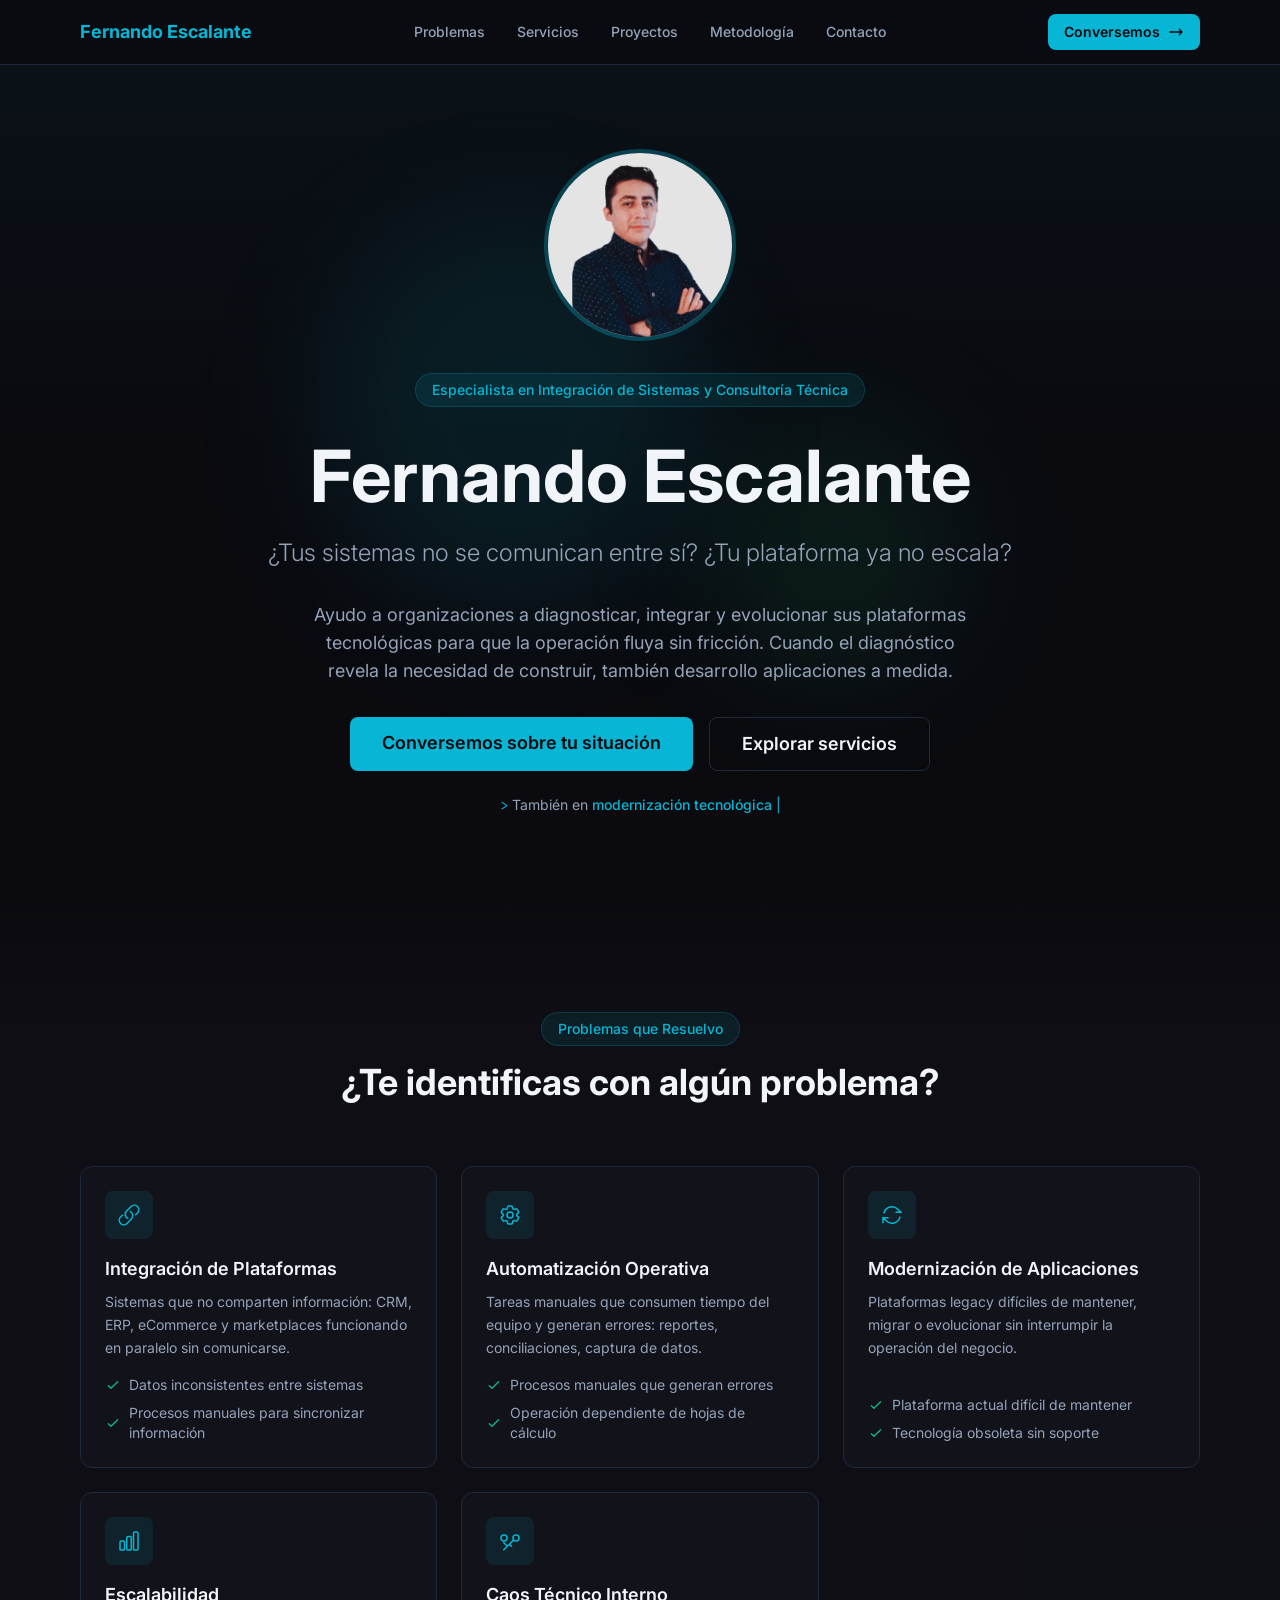
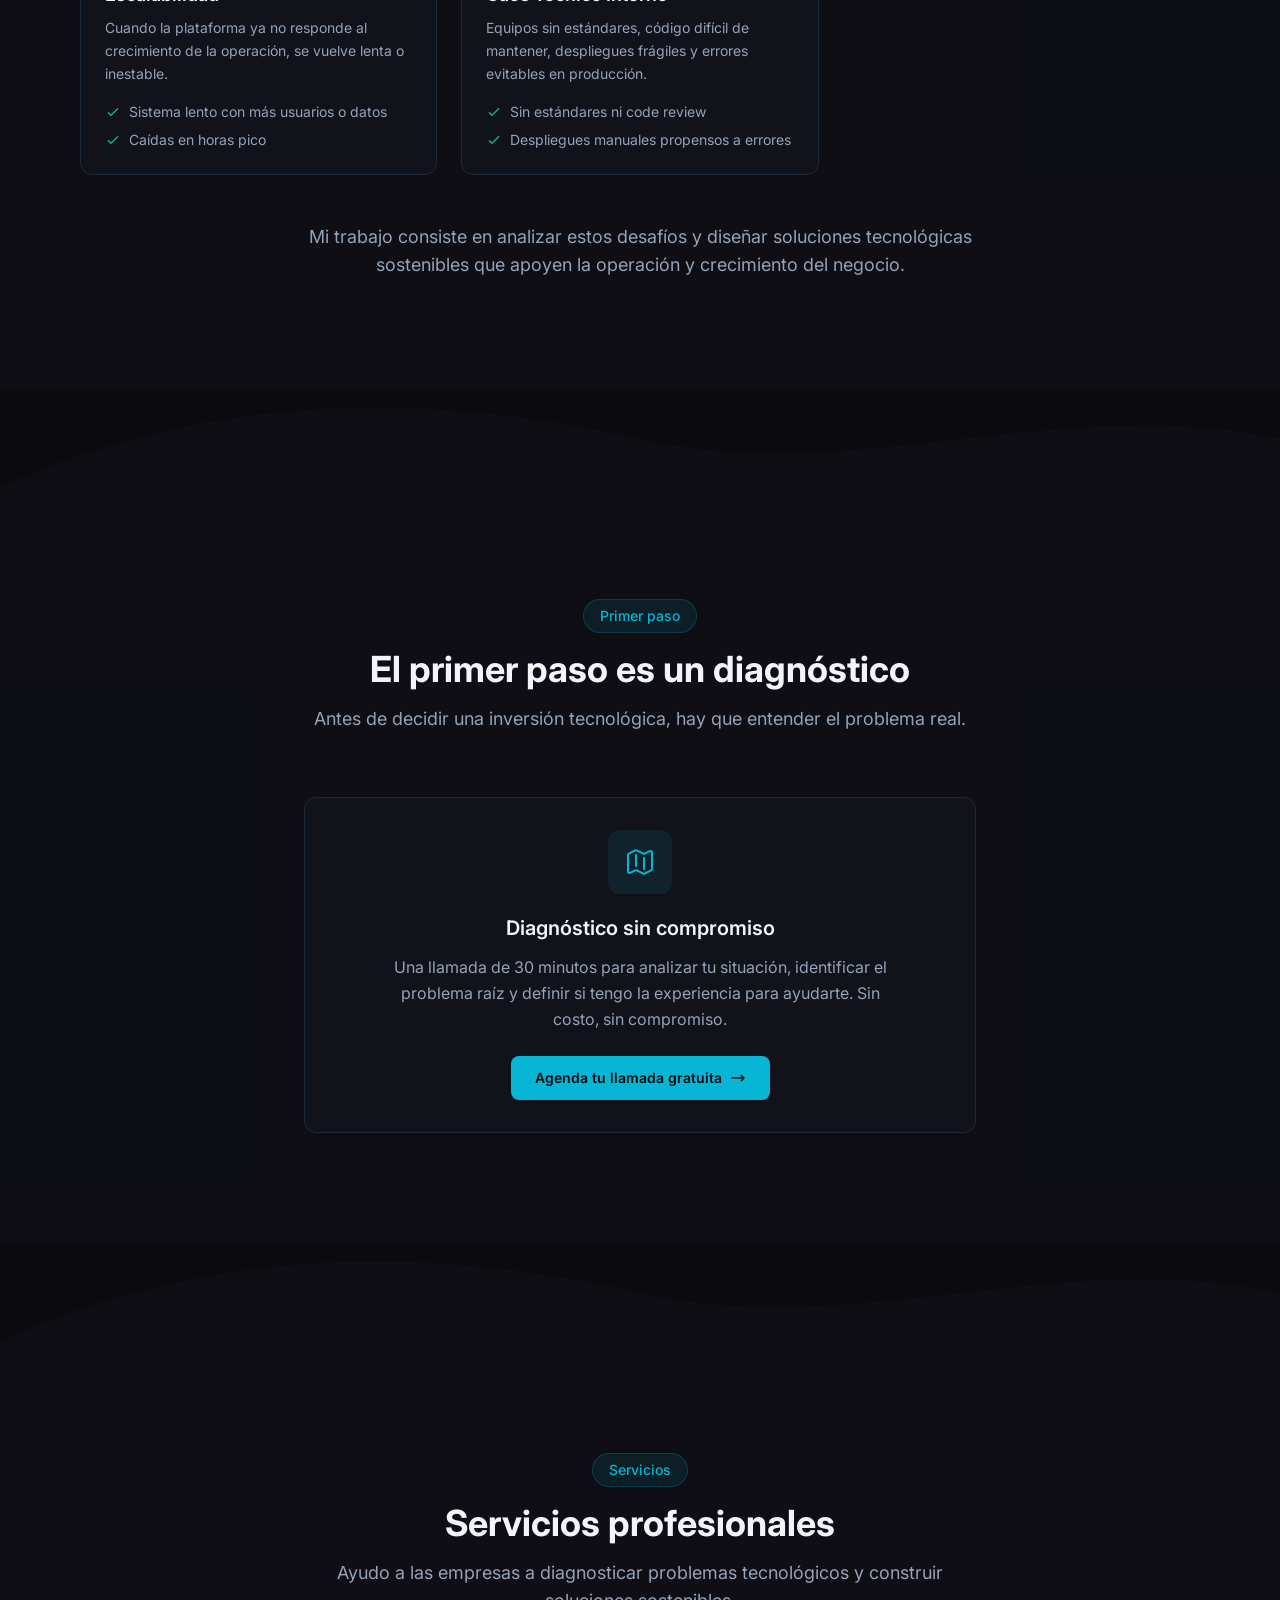
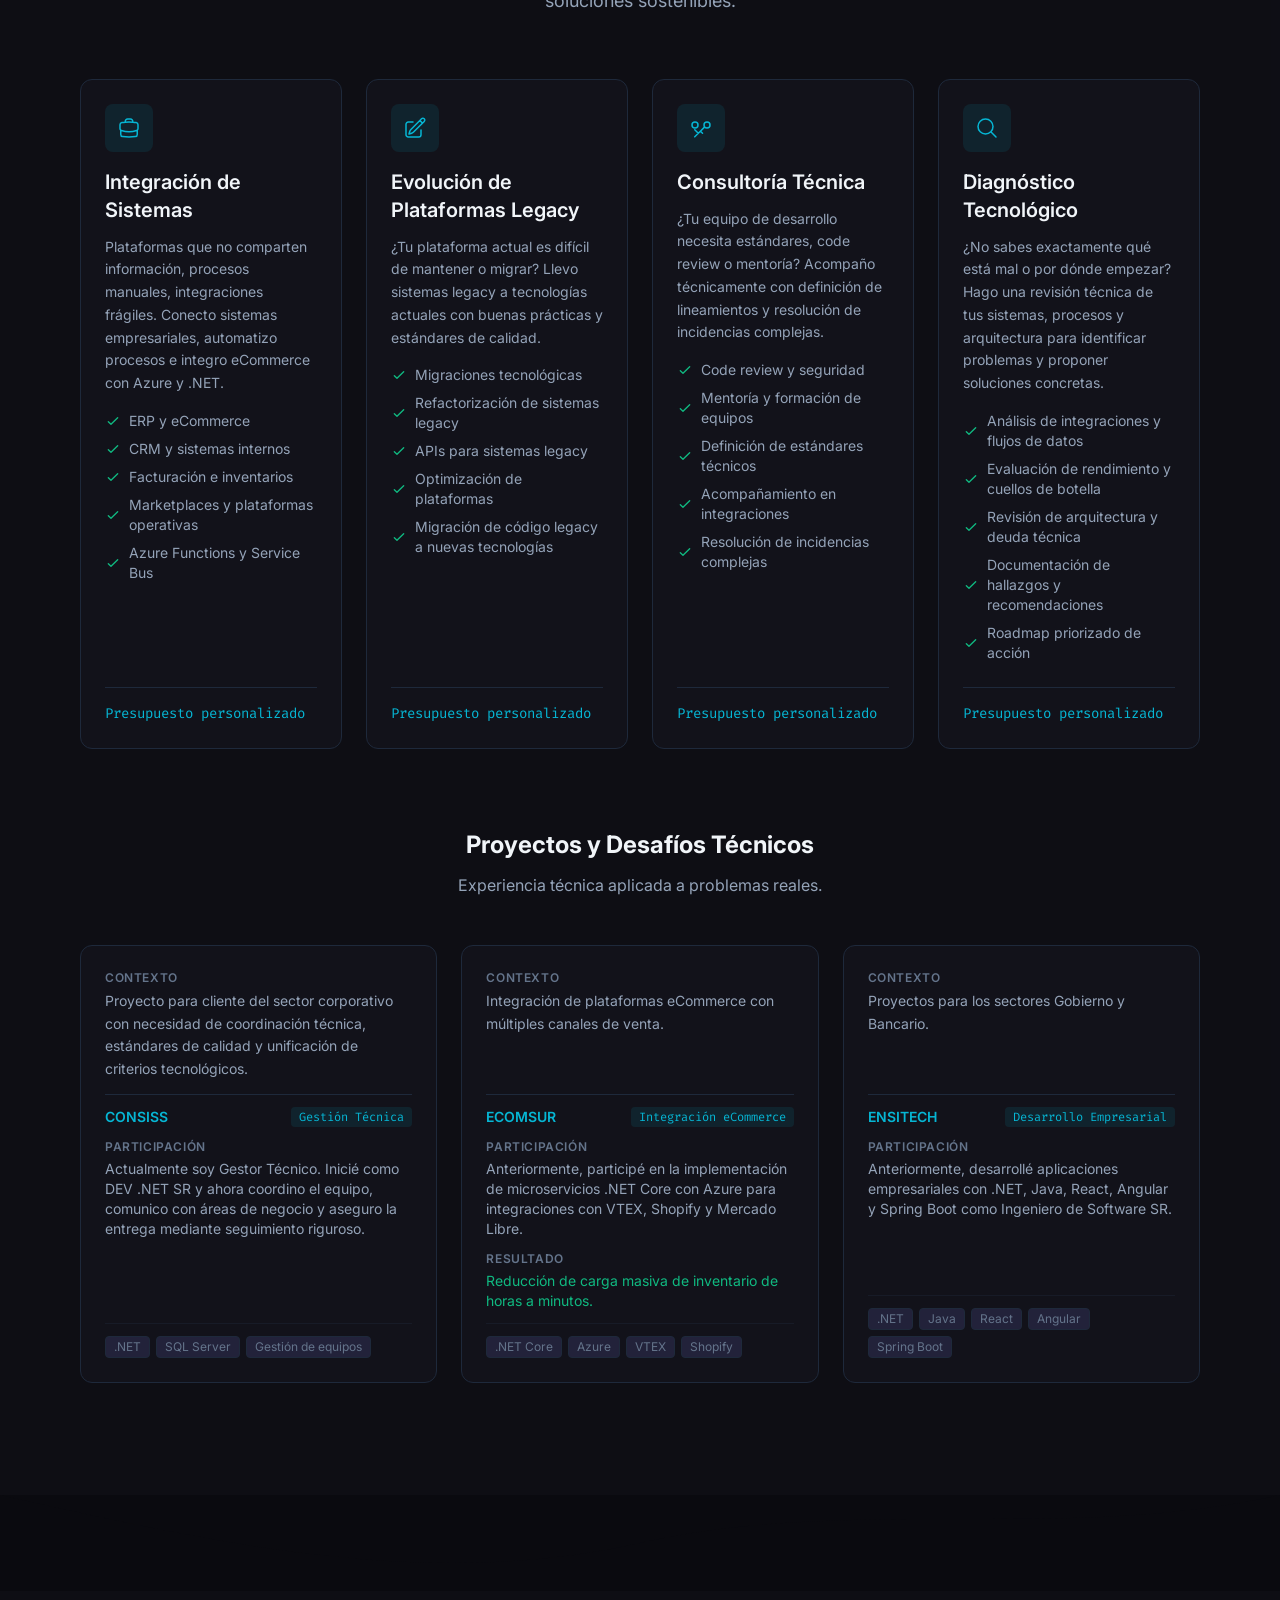
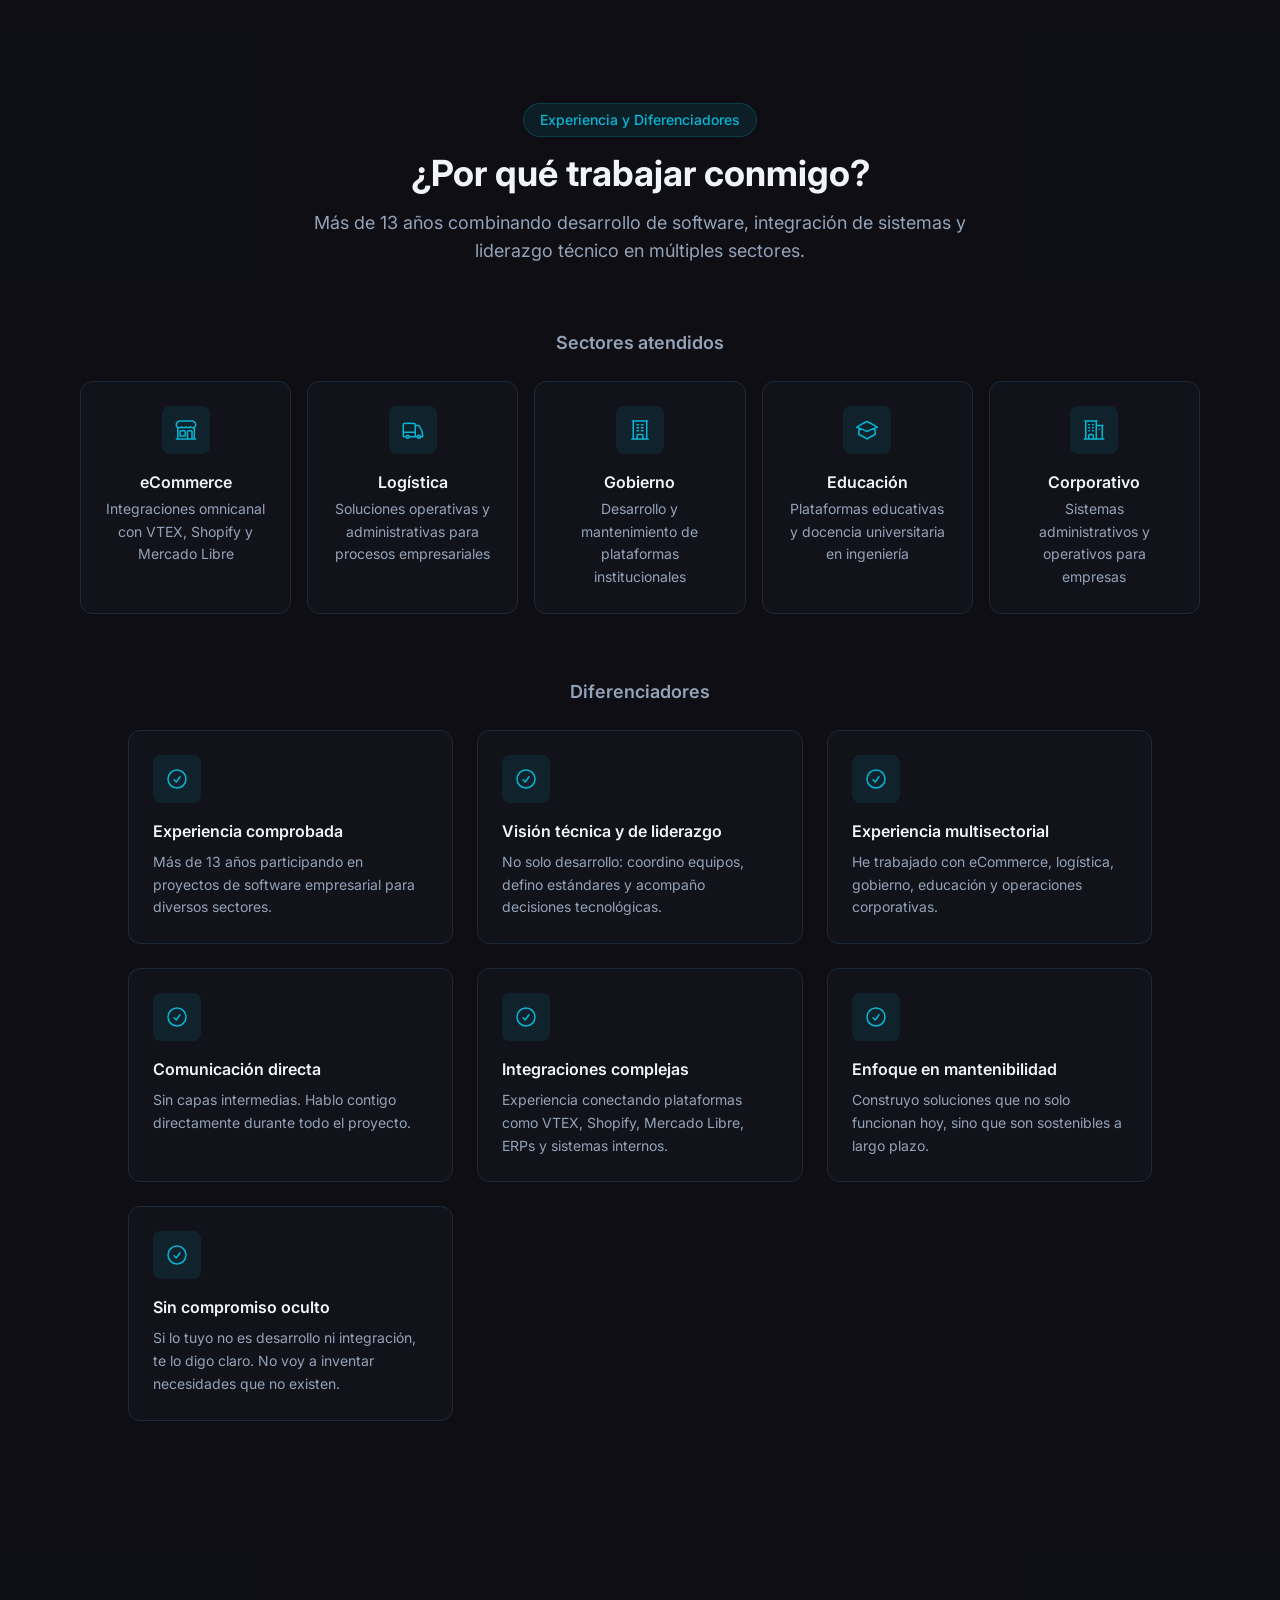
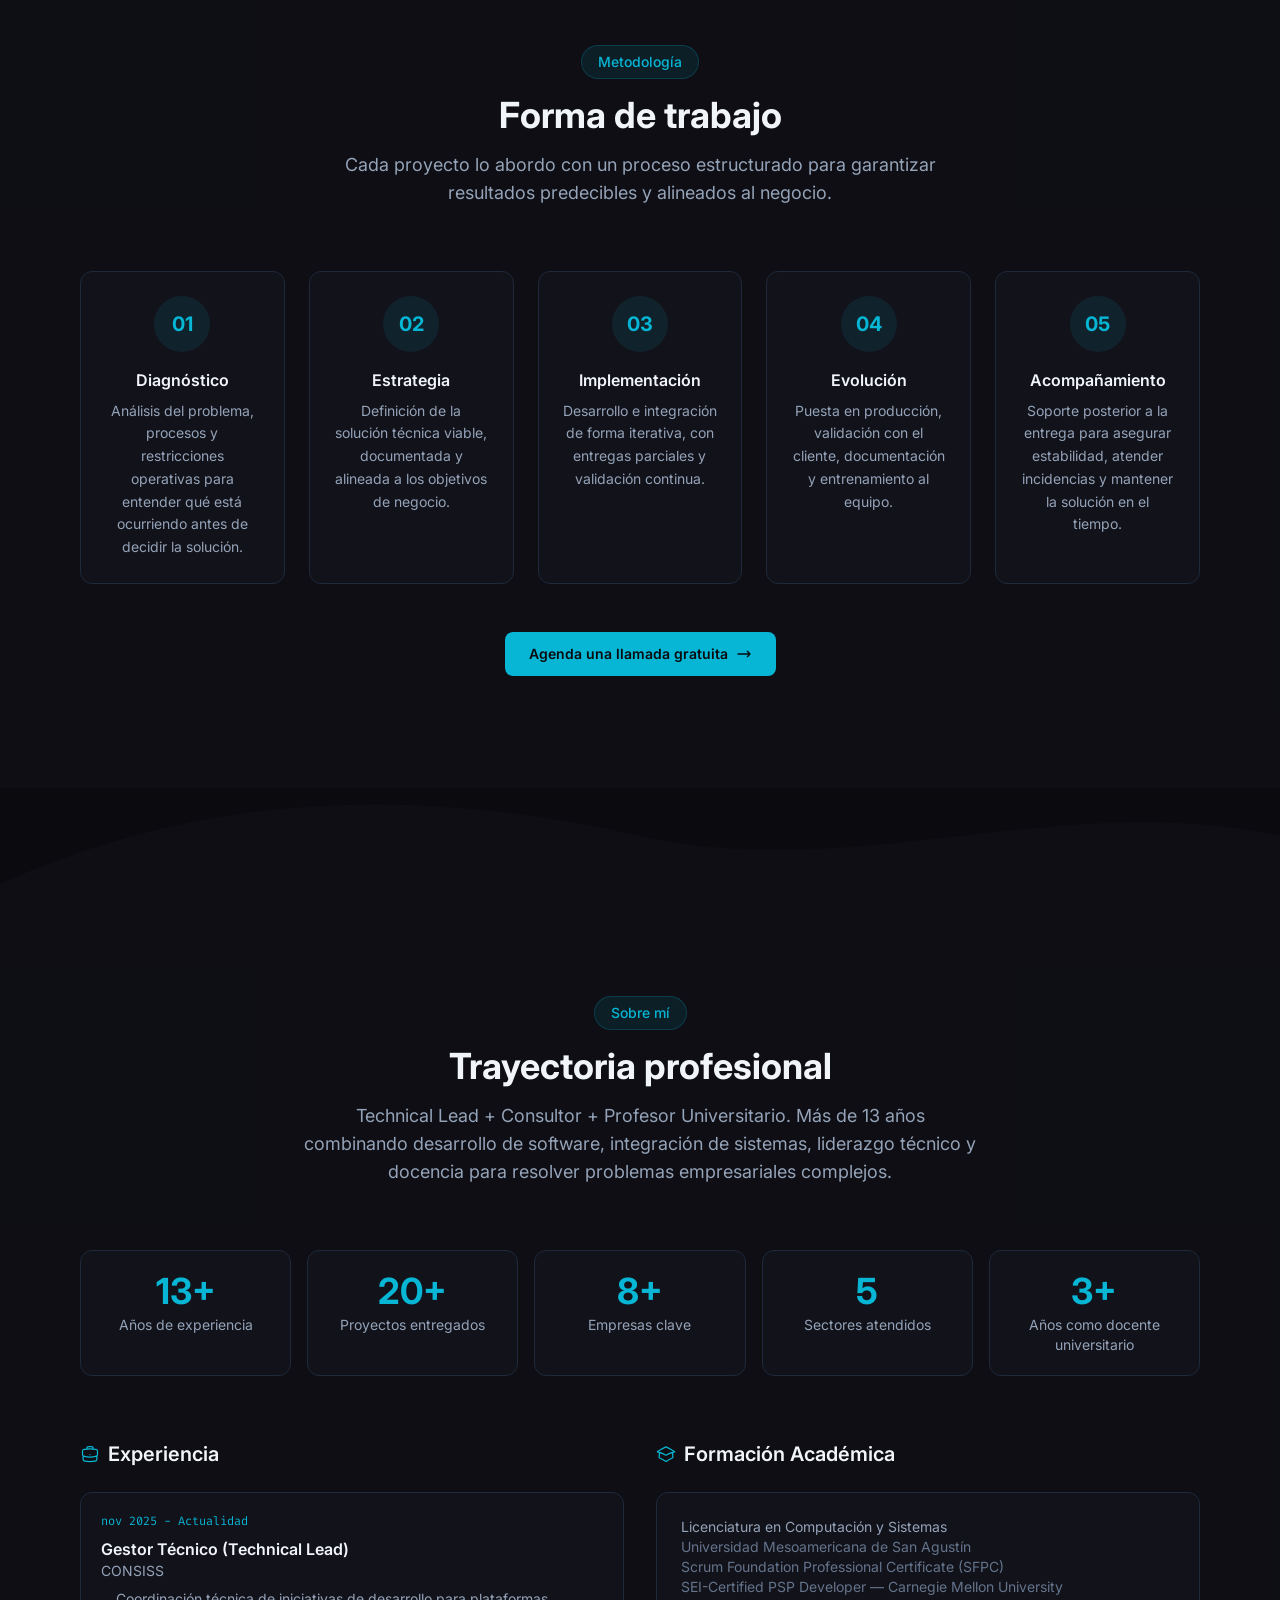
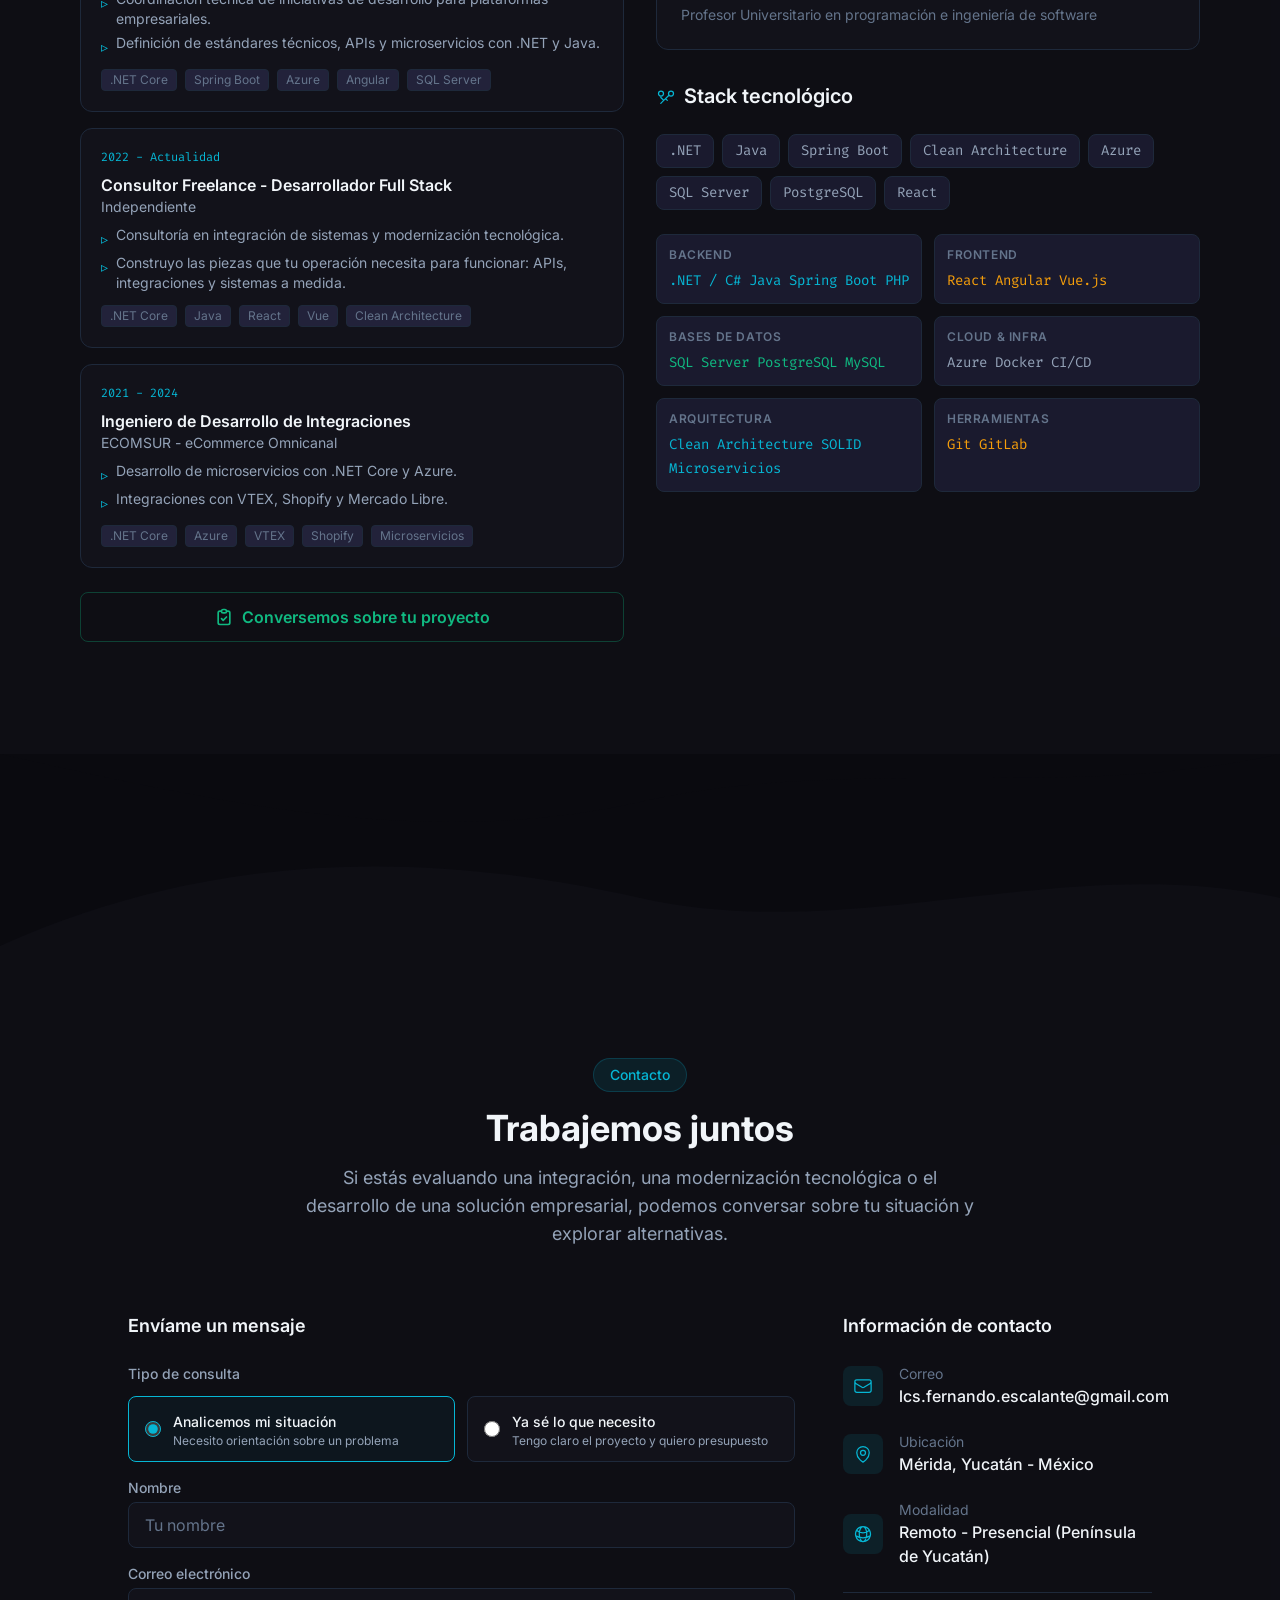
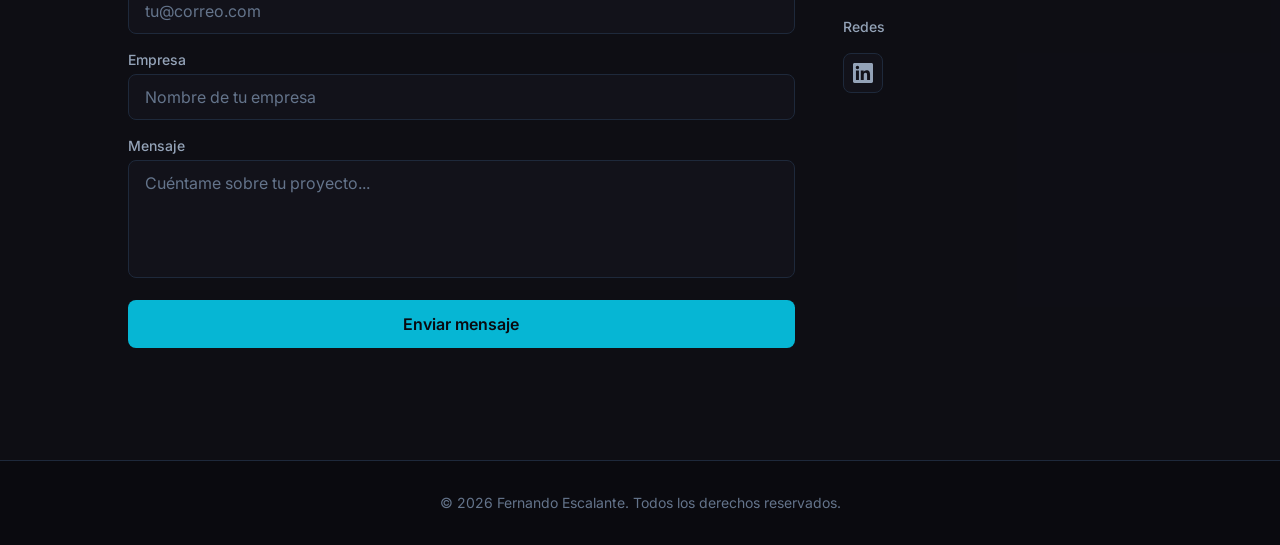
<file: index.html>
<!DOCTYPE html><html lang="es" class="scroll-smooth"> <head><meta charset="UTF-8"><meta name="viewport" content="width=device-width, initial-scale=1.0"><link rel="icon" type="image/svg+xml" href="/favicon.svg"><link rel="canonical" href="https://fecemconsultoria.com"><meta name="generator" content="Astro v6.4.6"><meta name="description" content="Consultoría tecnológica y desarrollo de software a medida. Primero diagnosticamos tu problema, luego construimos la solución. Más de 13 años de experiencia."><meta name="author" content="Fernando Escalante"><meta property="og:title" content="Fernando Escalante | Consultoría y Desarrollo de Software"><meta property="og:description" content="Consultoría tecnológica y desarrollo de software a medida. Primero diagnosticamos tu problema, luego construimos la solución. Más de 13 años de experiencia."><meta property="og:type" content="website"><meta property="og:url" content="https://fecemconsultoria.com"><meta property="og:locale" content="es_MX"><meta property="og:site_name" content="Fernando Escalante | Consultoría y Desarrollo de Software"><meta property="og:image" content="https://fecemconsultoria.com/images/og-image.png"><meta property="og:image:width" content="1200"><meta property="og:image:height" content="630"><meta property="og:image:alt" content="Fernando Escalante — Consultoría y Desarrollo de Software"><title>Fernando Escalante | Consultoría y Desarrollo de Software</title><script type="application/ld+json">
    {
      "@context": "https://schema.org",
      "@type": "Person",
      "name": "Fernando Escalante",
      "givenName": "Fernando",
      "familyName": "Escalante",
      "description": "Consultor\u00eda tecnol\u00f3gica y desarrollo de software a medida. Primero diagnosticamos tu problema, luego construimos la soluci\u00f3n. M\u00e1s de 13 a\u00f1os de experiencia.",
      "url": "https://fecemconsultoria.com",
      "image": "https://fecemconsultoria.com/images/og-image.png",
      "jobTitle": "Consultor\u00eda y Desarrollo de Software",
      "knowsAbout": [
        ".NET", "C#", "Java", "Spring Boot", "React", "Angular", "Vue.js",
        "SQL Server", "PostgreSQL", "Azure", "Clean Architecture",
        "Microservicios", "APIs REST", "Docker", "CI/CD"
      ],
      "sameAs": [
        "https://www.linkedin.com/in/fecem02"
      ],
      "alumniOf": {
        "@type": "CollegeOrUniversity",
        "name": "Universidad Mesoamericana de San Agust\u00edn"
      }
    }
    </script><link rel="stylesheet" href="/_astro/index.CIog_xD1.css"></head> <body class="bg-[#0a0a0f] text-text font-sans antialiased"> <nav class="fixed top-0 left-0 right-0 z-50 bg-[#0a0a0f]/80 backdrop-blur-md border-b border-border"> <div class="max-w-6xl mx-auto px-4 h-16 flex items-center justify-between"> <a href="#" class="font-bold text-lg text-primary hover:text-primary-dark transition-colors">
Fernando Escalante
</a> <ul class="hidden md:flex items-center gap-8 text-sm font-medium text-text-muted"> <li><a href="#problemas" class="hover:text-primary transition-colors">Problemas</a></li> <li><a href="#servicios" class="hover:text-primary transition-colors">Servicios</a></li> <li><a href="#casos-exito" class="hover:text-primary transition-colors">Proyectos</a></li> <li><a href="#metodologia" class="hover:text-primary transition-colors">Metodolog&iacute;a</a></li> <li><a href="#contacto" class="hover:text-primary transition-colors">Contacto</a></li> </ul> <a href="#contacto" class="hidden md:inline-flex items-center gap-2 px-4 py-2 bg-primary text-[#0a0a0f] font-semibold rounded-lg text-sm hover:bg-primary-dark transition-colors">
Conversemos
<svg class="w-4 h-4" fill="none" viewBox="0 0 24 24" stroke="currentColor"><path stroke-linecap="round" stroke-linejoin="round" stroke-width="2" d="M17 8l4 4m0 0l-4 4m4-4H3"></path></svg> </a> <button id="menu-toggle" class="md:hidden text-text p-2" aria-label="Menú"> <svg class="w-6 h-6" fill="none" viewBox="0 0 24 24" stroke="currentColor"><path stroke-linecap="round" stroke-linejoin="round" stroke-width="2" d="M4 6h16M4 12h16M4 18h16"></path></svg> </button> </div> <div id="mobile-menu" class="hidden md:hidden bg-surface border-t border-border"> <ul class="flex flex-col gap-2 p-4 text-sm font-medium text-text-muted"> <li><a href="#problemas" class="block py-2 hover:text-primary transition-colors">Problemas</a></li> <li><a href="#servicios" class="block py-2 hover:text-primary transition-colors">Servicios</a></li> <li><a href="#casos-exito" class="block py-2 hover:text-primary transition-colors">Proyectos</a></li> <li><a href="#metodologia" class="block py-2 hover:text-primary transition-colors">Metodolog&iacute;a</a></li> <li><a href="#contacto" class="block py-2 hover:text-primary transition-colors">Contacto</a></li> <li><a href="#contacto" class="block py-2 text-primary font-semibold">Conversemos</a></li> </ul> </div> </nav> <script type="module">document.getElementById("menu-toggle")?.addEventListener("click",()=>{document.getElementById("mobile-menu")?.classList.toggle("hidden")});document.querySelectorAll('a[href^="#"]').forEach(n=>{n.addEventListener("click",()=>{const e=document.getElementById("mobile-menu");e&&!e.classList.contains("hidden")&&e.classList.add("hidden")})});</script> <main>  <section class="min-h-screen flex items-center justify-center pt-16 relative overflow-hidden"> <div class="absolute inset-0 bg-gradient-to-b from-primary/5 via-transparent to-transparent pointer-events-none"></div> <div class="absolute top-1/4 left-1/4 w-96 h-96 bg-primary/10 rounded-full blur-3xl pointer-events-none"></div> <div class="absolute bottom-1/4 right-1/4 w-64 h-64 bg-accent/10 rounded-full blur-3xl pointer-events-none"></div> <div class="max-w-6xl mx-auto px-4 text-center relative z-10"> <div class="mb-8"> <img src="/images/foto-profile.jpg" alt="Fernando Escalante" class="w-48 h-48 rounded-full mx-auto border-4 border-primary/30 object-cover"> </div> <p class="inline-block px-4 py-1.5 rounded-full text-sm font-medium bg-primary/10 text-primary border border-primary/20 mb-6">
Especialista en Integraci&oacute;n de Sistemas y Consultor&iacute;a T&eacute;cnica
</p> <h1 class="text-4xl md:text-6xl lg:text-7xl font-bold leading-tight mb-4">
Fernando Escalante
</h1> <h2 class="text-xl md:text-2xl text-text-muted font-light mb-8 text-balance">
&iquest;Tus sistemas no se comunican entre s&iacute;? &iquest;Tu plataforma ya no escala?
</h2> <p class="max-w-2xl mx-auto text-text-muted text-lg mb-8">
Ayudo a organizaciones a diagnosticar, integrar y evolucionar sus plataformas tecnol&oacute;gicas
      para que la operaci&oacute;n fluya sin fricci&oacute;n. Cuando el diagn&oacute;stico revela la
      necesidad de construir, tambi&eacute;n desarrollo aplicaciones a medida.
</p> <div class="flex flex-col sm:flex-row gap-4 justify-center"> <a href="#contacto" class="px-8 py-3 bg-primary text-[#0a0a0f] font-semibold rounded-lg hover:bg-primary-dark transition-colors text-lg">
Conversemos sobre tu situaci&oacute;n
</a> <a href="#servicios" class="px-8 py-3 border border-border text-text font-semibold rounded-lg hover:border-primary/50 hover:text-primary transition-colors text-lg">
Explorar servicios
</a> </div> <p class="text-sm text-text-muted mt-6"> <span class="text-primary font-mono">&gt;</span> Tambi&eacute;n en
<span id="tw-refuerzo" class="text-primary font-medium"></span> <span class="animate-pulse text-primary">|</span> </p> </div> </section> <script type="module">const c=["modernización tecnológica","arquitectura de software","mentoría técnica","diagnóstico tecnológico","optimización operativa"];let o=0,t=0,e=!1;const r=document.getElementById("tw-refuerzo");function n(){if(!r)return;const i=c[o];if(e?(r.textContent=i.substring(0,t-1),t--):(r.textContent=i.substring(0,t+1),t++),!e&&t===i.length){setTimeout(()=>{e=!0,n()},2e3);return}if(e&&t===0){e=!1,o=(o+1)%c.length,setTimeout(n,500);return}setTimeout(n,e?50:100)}n();</script> <div class="relative"> <div class="absolute inset-x-0 top-0 h-32 bg-gradient-to-b from-[#0a0a0f] to-transparent pointer-events-none z-10"></div> <section id="problemas" class="py-20 md:py-28 bg-surface/50"> <div class="max-w-6xl mx-auto px-4"> <div class="text-center mb-16"> <p class="inline-block px-4 py-1.5 rounded-full text-sm font-medium bg-primary/10 text-primary border border-primary/20 mb-4">
Problemas que Resuelvo
</p> <h2 class="text-3xl md:text-4xl font-bold mb-4">¿Te identificas con alg&uacute;n problema?</h2> </div> <div class="grid md:grid-cols-2 lg:grid-cols-3 gap-6"> <div class="group bg-surface border border-border rounded-xl p-6 hover:border-primary/30 hover:bg-surface-light transition-all duration-300 flex flex-col"> <div class="w-12 h-12 rounded-lg bg-primary/10 flex items-center justify-center mb-4 group-hover:bg-primary/20 transition-colors"> <svg class="w-6 h-6 text-primary" fill="none" viewBox="0 0 24 24" stroke="currentColor" stroke-width="1.5"> <path stroke-linecap="round" stroke-linejoin="round" d="M13.19 8.688a4.5 4.5 0 011.242 7.244l-4.5 4.5a4.5 4.5 0 01-6.364-6.364l1.757-1.757m13.35-.622l1.757-1.757a4.5 4.5 0 00-6.364-6.364l-4.5 4.5a4.5 4.5 0 001.242 7.244"></path> </svg> </div> <h3 class="text-lg font-semibold mb-2">Integraci&oacute;n de Plataformas</h3> <p class="text-sm text-text-muted mb-4 leading-relaxed">Sistemas que no comparten informaci&oacute;n: CRM, ERP, eCommerce y marketplaces funcionando en paralelo sin comunicarse.</p> <ul class="space-y-2 mt-auto"> <li class="flex items-center gap-2 text-sm text-text-muted"> <svg class="w-4 h-4 text-accent shrink-0" fill="none" viewBox="0 0 24 24" stroke="currentColor" stroke-width="2"> <path stroke-linecap="round" stroke-linejoin="round" d="M5 13l4 4L19 7"></path> </svg>
Datos inconsistentes entre sistemas
</li> <li class="flex items-center gap-2 text-sm text-text-muted"> <svg class="w-4 h-4 text-accent shrink-0" fill="none" viewBox="0 0 24 24" stroke="currentColor" stroke-width="2"> <path stroke-linecap="round" stroke-linejoin="round" d="M5 13l4 4L19 7"></path> </svg>
Procesos manuales para sincronizar informaci&oacute;n
</li> </ul> </div> <div class="group bg-surface border border-border rounded-xl p-6 hover:border-primary/30 hover:bg-surface-light transition-all duration-300 flex flex-col"> <div class="w-12 h-12 rounded-lg bg-primary/10 flex items-center justify-center mb-4 group-hover:bg-primary/20 transition-colors"> <svg class="w-6 h-6 text-primary" fill="none" viewBox="0 0 24 24" stroke="currentColor" stroke-width="1.5"> <path stroke-linecap="round" stroke-linejoin="round" d="M9.594 3.94c.09-.542.56-.94 1.11-.94h2.593c.55 0 1.02.398 1.11.94l.213 1.281c.063.374.313.686.645.87.074.04.147.083.22.127.324.196.72.257 1.075.124l1.217-.456a1.125 1.125 0 011.37.49l1.296 2.247a1.125 1.125 0 01-.26 1.431l-1.003.827c-.293.24-.438.613-.431.992a6.759 6.759 0 010 .255c-.007.378.138.75.43.99l1.005.828c.424.35.534.954.26 1.43l-1.298 2.247a1.125 1.125 0 01-1.369.491l-1.217-.456c-.355-.133-.75-.072-1.076.124a6.57 6.57 0 01-.22.128c-.331.183-.581.495-.644.869l-.213 1.28c-.09.543-.56.941-1.11.941h-2.594c-.55 0-1.02-.398-1.11-.94l-.213-1.281c-.062-.374-.312-.686-.644-.87a6.52 6.52 0 01-.22-.127c-.325-.196-.72-.257-1.076-.124l-1.217.456a1.125 1.125 0 01-1.369-.49l-1.297-2.247a1.125 1.125 0 01.26-1.431l1.004-.827c.292-.24.437-.613.43-.992a6.932 6.932 0 010-.255c.007-.378-.138-.75-.43-.99l-1.004-.828a1.125 1.125 0 01-.26-1.43l1.297-2.247a1.125 1.125 0 011.37-.491l1.216.456c.356.133.751.072 1.076-.124.072-.044.146-.087.22-.128.332-.183.582-.495.644-.869l.214-1.281z"></path> <path stroke-linecap="round" stroke-linejoin="round" d="M15 12a3 3 0 11-6 0 3 3 0 016 0z"></path> </svg> </div> <h3 class="text-lg font-semibold mb-2">Automatizaci&oacute;n Operativa</h3> <p class="text-sm text-text-muted mb-4 leading-relaxed">Tareas manuales que consumen tiempo del equipo y generan errores: reportes, conciliaciones, captura de datos.</p> <ul class="space-y-2 mt-auto"> <li class="flex items-center gap-2 text-sm text-text-muted"> <svg class="w-4 h-4 text-accent shrink-0" fill="none" viewBox="0 0 24 24" stroke="currentColor" stroke-width="2"> <path stroke-linecap="round" stroke-linejoin="round" d="M5 13l4 4L19 7"></path> </svg>
Procesos manuales que generan errores
</li> <li class="flex items-center gap-2 text-sm text-text-muted"> <svg class="w-4 h-4 text-accent shrink-0" fill="none" viewBox="0 0 24 24" stroke="currentColor" stroke-width="2"> <path stroke-linecap="round" stroke-linejoin="round" d="M5 13l4 4L19 7"></path> </svg>
Operaci&oacute;n dependiente de hojas de c&aacute;lculo
</li> </ul> </div> <div class="group bg-surface border border-border rounded-xl p-6 hover:border-primary/30 hover:bg-surface-light transition-all duration-300 flex flex-col"> <div class="w-12 h-12 rounded-lg bg-primary/10 flex items-center justify-center mb-4 group-hover:bg-primary/20 transition-colors"> <svg class="w-6 h-6 text-primary" fill="none" viewBox="0 0 24 24" stroke="currentColor" stroke-width="1.5"> <path stroke-linecap="round" stroke-linejoin="round" d="M16.023 9.348h4.992v-.001M2.985 19.644v-4.992m0 0h4.992m-4.993 0l3.181 3.183a8.25 8.25 0 0013.803-3.7M4.031 9.865a8.25 8.25 0 0113.803-3.7l3.181 3.182"></path> </svg> </div> <h3 class="text-lg font-semibold mb-2">Modernizaci&oacute;n de Aplicaciones</h3> <p class="text-sm text-text-muted mb-4 leading-relaxed">Plataformas legacy dif&iacute;ciles de mantener, migrar o evolucionar sin interrumpir la operaci&oacute;n del negocio.</p> <ul class="space-y-2 mt-auto"> <li class="flex items-center gap-2 text-sm text-text-muted"> <svg class="w-4 h-4 text-accent shrink-0" fill="none" viewBox="0 0 24 24" stroke="currentColor" stroke-width="2"> <path stroke-linecap="round" stroke-linejoin="round" d="M5 13l4 4L19 7"></path> </svg>
Plataforma actual dif&iacute;cil de mantener
</li> <li class="flex items-center gap-2 text-sm text-text-muted"> <svg class="w-4 h-4 text-accent shrink-0" fill="none" viewBox="0 0 24 24" stroke="currentColor" stroke-width="2"> <path stroke-linecap="round" stroke-linejoin="round" d="M5 13l4 4L19 7"></path> </svg>
Tecnolog&iacute;a obsoleta sin soporte
</li> </ul> </div> <div class="group bg-surface border border-border rounded-xl p-6 hover:border-primary/30 hover:bg-surface-light transition-all duration-300 flex flex-col"> <div class="w-12 h-12 rounded-lg bg-primary/10 flex items-center justify-center mb-4 group-hover:bg-primary/20 transition-colors"> <svg class="w-6 h-6 text-primary" fill="none" viewBox="0 0 24 24" stroke="currentColor" stroke-width="1.5"> <path stroke-linecap="round" stroke-linejoin="round" d="M3 13.125C3 12.504 3.504 12 4.125 12h2.25c.621 0 1.125.504 1.125 1.125v6.75C7.5 20.496 6.996 21 6.375 21h-2.25A1.125 1.125 0 013 19.875v-6.75zM9.75 8.625c0-.621.504-1.125 1.125-1.125h2.25c.621 0 1.125.504 1.125 1.125v11.25c0 .621-.504 1.125-1.125 1.125h-2.25a1.125 1.125 0 01-1.125-1.125V8.625zM16.5 4.125c0-.621.504-1.125 1.125-1.125h2.25C20.496 3 21 3.504 21 4.125v15.75c0 .621-.504 1.125-1.125 1.125h-2.25a1.125 1.125 0 01-1.125-1.125V4.125z"></path> </svg> </div> <h3 class="text-lg font-semibold mb-2">Escalabilidad</h3> <p class="text-sm text-text-muted mb-4 leading-relaxed">Cuando la plataforma ya no responde al crecimiento de la operaci&oacute;n, se vuelve lenta o inestable.</p> <ul class="space-y-2 mt-auto"> <li class="flex items-center gap-2 text-sm text-text-muted"> <svg class="w-4 h-4 text-accent shrink-0" fill="none" viewBox="0 0 24 24" stroke="currentColor" stroke-width="2"> <path stroke-linecap="round" stroke-linejoin="round" d="M5 13l4 4L19 7"></path> </svg>
Sistema lento con m&aacute;s usuarios o datos
</li> <li class="flex items-center gap-2 text-sm text-text-muted"> <svg class="w-4 h-4 text-accent shrink-0" fill="none" viewBox="0 0 24 24" stroke="currentColor" stroke-width="2"> <path stroke-linecap="round" stroke-linejoin="round" d="M5 13l4 4L19 7"></path> </svg>
Ca&iacute;das en horas pico
</li> </ul> </div> <div class="group bg-surface border border-border rounded-xl p-6 hover:border-primary/30 hover:bg-surface-light transition-all duration-300 flex flex-col"> <div class="w-12 h-12 rounded-lg bg-primary/10 flex items-center justify-center mb-4 group-hover:bg-primary/20 transition-colors"> <svg class="w-6 h-6 text-primary" fill="none" viewBox="0 0 24 24" stroke="currentColor" stroke-width="1.5"> <path stroke-linecap="round" stroke-linejoin="round" d="M11.42 15.17l-2.12 2.12m0 0l-3.54 3.54m3.54-3.54l-3.54-3.54m3.54 3.54l2.12-2.12m0 0l3.54-3.54m-3.54 3.54l2.12 2.12M9 9a3 3 0 11-6 0 3 3 0 016 0zm12 0a3 3 0 11-6 0 3 3 0 016 0z"></path> </svg> </div> <h3 class="text-lg font-semibold mb-2">Caos T&eacute;cnico Interno</h3> <p class="text-sm text-text-muted mb-4 leading-relaxed">Equipos sin est&aacute;ndares, c&oacute;digo dif&iacute;cil de mantener, despliegues fr&aacute;giles y errores evitables en producci&oacute;n.</p> <ul class="space-y-2 mt-auto"> <li class="flex items-center gap-2 text-sm text-text-muted"> <svg class="w-4 h-4 text-accent shrink-0" fill="none" viewBox="0 0 24 24" stroke="currentColor" stroke-width="2"> <path stroke-linecap="round" stroke-linejoin="round" d="M5 13l4 4L19 7"></path> </svg>
Sin est&aacute;ndares ni code review
</li> <li class="flex items-center gap-2 text-sm text-text-muted"> <svg class="w-4 h-4 text-accent shrink-0" fill="none" viewBox="0 0 24 24" stroke="currentColor" stroke-width="2"> <path stroke-linecap="round" stroke-linejoin="round" d="M5 13l4 4L19 7"></path> </svg>
Despliegues manuales propensos a errores
</li> </ul> </div> </div> <p class="text-center text-text-muted text-lg mt-12 max-w-2xl mx-auto">
Mi trabajo consiste en analizar estos desafíos y diseñar soluciones tecnológicas sostenibles que apoyen la operación y crecimiento del negocio.
</p> </div> </section> </div> <div class="relative"> <svg class="block w-full h-12 md:h-24 text-surface/50" viewBox="0 0 1440 100" preserveAspectRatio="none" fill="currentColor" aria-hidden="true"> <path d="M0 100C240 0 480 0 720 50C960 100 1200 0 1440 50V100H0Z"></path> </svg> <section id="diagnostico" class="py-20 md:py-28 bg-surface/50"> <div class="max-w-6xl mx-auto px-4"> <div class="text-center mb-16"> <p class="inline-block px-4 py-1.5 rounded-full text-sm font-medium bg-primary/10 text-primary border border-primary/20 mb-4">
Primer paso
</p> <h2 class="text-3xl md:text-4xl font-bold mb-4">El primer paso es un diagn&oacute;stico</h2> <p class="text-text-muted max-w-2xl mx-auto text-lg">
Antes de decidir una inversi&oacute;n tecnol&oacute;gica, hay que entender el problema real.
</p> </div> <div class="max-w-2xl mx-auto"> <div class="bg-surface border border-border rounded-xl p-8 text-center hover:border-primary/30 hover:bg-surface-light transition-all duration-300 group"> <div class="w-16 h-16 rounded-xl bg-primary/10 flex items-center justify-center mx-auto mb-5 group-hover:bg-primary/20 transition-colors"> <svg class="w-8 h-8 text-primary" fill="none" viewBox="0 0 24 24" stroke="currentColor" stroke-width="1.5"> <path stroke-linecap="round" stroke-linejoin="round" d="M9 6.75V15m6-6v8.25m.503 3.498l4.875-2.437c.381-.19.622-.58.622-1.006V4.82c0-.836-.88-1.38-1.628-1.006l-3.869 1.934c-.317.159-.69.159-1.006 0L9.503 3.252a1.125 1.125 0 00-1.006 0L3.622 5.689C3.24 5.88 3 6.27 3 6.695V19.18c0 .836.88 1.38 1.628 1.006l3.869-1.934c.317-.159.69-.159 1.006 0l4.994 2.497c.317.158.69.158 1.006 0z"></path> </svg> </div> <h3 class="text-xl font-semibold mb-3">Diagn&oacute;stico sin compromiso</h3> <p class="text-text-muted leading-relaxed mb-6 max-w-lg mx-auto">
Una llamada de 30 minutos para analizar tu situaci&oacute;n, identificar el problema ra&iacute;z
          y definir si tengo la experiencia para ayudarte. Sin costo, sin compromiso.
</p> <a href="#contacto" class="inline-flex items-center gap-2 px-6 py-3 bg-primary text-[#0a0a0f] font-semibold rounded-lg text-sm hover:bg-primary-dark transition-colors">
Agenda tu llamada gratuita
<svg class="w-4 h-4" fill="none" viewBox="0 0 24 24" stroke="currentColor" stroke-width="2"> <path stroke-linecap="round" stroke-linejoin="round" d="M17 8l4 4m0 0l-4 4m4-4H3"></path> </svg> </a> </div> </div> </div> </section> </div> <div class="relative"> <svg class="block w-full h-12 md:h-24 text-surface/50" viewBox="0 0 1440 100" preserveAspectRatio="none" fill="currentColor" aria-hidden="true"> <path d="M0 100C240 0 480 0 720 50C960 100 1200 0 1440 50V100H0Z"></path> </svg> <section id="servicios" class="py-20 md:py-28 bg-surface/50"> <div class="max-w-6xl mx-auto px-4"> <div class="text-center mb-16"> <p class="inline-block px-4 py-1.5 rounded-full text-sm font-medium bg-primary/10 text-primary border border-primary/20 mb-4">
Servicios
</p> <h2 class="text-3xl md:text-4xl font-bold mb-4">Servicios profesionales</h2> <p class="text-text-muted max-w-2xl mx-auto text-lg">
Ayudo a las empresas a diagnosticar problemas tecnol&oacute;gicos y construir soluciones sostenibles.
</p> </div> <div class="grid md:grid-cols-2 lg:grid-cols-4 gap-6"> <div class="group bg-surface border border-border rounded-xl p-6 hover:border-primary/30 hover:bg-surface-light transition-all duration-300 flex flex-col"> <div class="w-12 h-12 rounded-lg bg-primary/10 flex items-center justify-center mb-4 group-hover:bg-primary/20 transition-colors"> <svg class="w-6 h-6 text-primary" fill="none" viewBox="0 0 24 24" stroke="currentColor" stroke-width="1.5"> <path stroke-linecap="round" stroke-linejoin="round" d="M20.25 14.15v4.25c0 1.094-.787 2.036-1.872 2.18-2.087.277-4.216.42-6.378.42s-4.291-.143-6.378-.42c-1.085-.144-1.872-1.086-1.872-2.18v-4.25m16.5 0a2.18 2.18 0 00.75-1.661V8.706c0-1.081-.768-2.015-1.837-2.175a48.114 48.114 0 00-3.413-.387m4.5 8.006c-.194.165-.42.295-.673.38A23.978 23.978 0 0112 15.75c-2.648 0-5.195-.429-7.577-1.22a2.016 2.016 0 01-.673-.38m0 0A2.18 2.18 0 013 12.489V8.706c0-1.081.768-2.015 1.837-2.175a48.111 48.111 0 013.413-.387m7.5 0V5.25A2.25 2.25 0 0013.5 3h-3a2.25 2.25 0 00-2.25 2.25v.894m7.5 0a48.667 48.667 0 00-7.5 0"></path> </svg> </div> <h3 class="text-xl font-semibold mb-3">Integración de Sistemas</h3> <p class="text-text-muted mb-4 text-sm leading-relaxed">Plataformas que no comparten información, procesos manuales, integraciones frágiles. Conecto sistemas empresariales, automatizo procesos e integro eCommerce con Azure y .NET.</p> <ul class="space-y-2 mb-6"> <li class="flex items-center gap-2 text-sm text-text-muted"> <svg class="w-4 h-4 text-accent shrink-0" fill="none" viewBox="0 0 24 24" stroke="currentColor" stroke-width="2"> <path stroke-linecap="round" stroke-linejoin="round" d="M5 13l4 4L19 7"></path> </svg> ERP y eCommerce </li><li class="flex items-center gap-2 text-sm text-text-muted"> <svg class="w-4 h-4 text-accent shrink-0" fill="none" viewBox="0 0 24 24" stroke="currentColor" stroke-width="2"> <path stroke-linecap="round" stroke-linejoin="round" d="M5 13l4 4L19 7"></path> </svg> CRM y sistemas internos </li><li class="flex items-center gap-2 text-sm text-text-muted"> <svg class="w-4 h-4 text-accent shrink-0" fill="none" viewBox="0 0 24 24" stroke="currentColor" stroke-width="2"> <path stroke-linecap="round" stroke-linejoin="round" d="M5 13l4 4L19 7"></path> </svg> Facturación e inventarios </li><li class="flex items-center gap-2 text-sm text-text-muted"> <svg class="w-4 h-4 text-accent shrink-0" fill="none" viewBox="0 0 24 24" stroke="currentColor" stroke-width="2"> <path stroke-linecap="round" stroke-linejoin="round" d="M5 13l4 4L19 7"></path> </svg> Marketplaces y plataformas operativas </li><li class="flex items-center gap-2 text-sm text-text-muted"> <svg class="w-4 h-4 text-accent shrink-0" fill="none" viewBox="0 0 24 24" stroke="currentColor" stroke-width="2"> <path stroke-linecap="round" stroke-linejoin="round" d="M5 13l4 4L19 7"></path> </svg> Azure Functions y Service Bus </li> </ul> <p class="text-sm font-mono text-primary border-t border-border pt-4 mt-auto">Presupuesto personalizado</p> </div><div class="group bg-surface border border-border rounded-xl p-6 hover:border-primary/30 hover:bg-surface-light transition-all duration-300 flex flex-col"> <div class="w-12 h-12 rounded-lg bg-primary/10 flex items-center justify-center mb-4 group-hover:bg-primary/20 transition-colors"> <svg class="w-6 h-6 text-primary" fill="none" viewBox="0 0 24 24" stroke="currentColor" stroke-width="1.5"> <path stroke-linecap="round" stroke-linejoin="round" d="M16.862 4.487l1.687-1.688a1.875 1.875 0 112.652 2.652L10.582 16.07a4.5 4.5 0 01-1.897 1.13L6 18l.8-2.685a4.5 4.5 0 011.13-1.897l8.932-8.931zm0 0L19.5 7.125M18 14v4.75A2.25 2.25 0 0115.75 21H5.25A2.25 2.25 0 013 18.75V8.25A2.25 2.25 0 015.25 6H10"></path> </svg> </div> <h3 class="text-xl font-semibold mb-3">Evolución de Plataformas Legacy</h3> <p class="text-text-muted mb-4 text-sm leading-relaxed">¿Tu plataforma actual es difícil de mantener o migrar? Llevo sistemas legacy a tecnologías actuales con buenas prácticas y estándares de calidad.</p> <ul class="space-y-2 mb-6"> <li class="flex items-center gap-2 text-sm text-text-muted"> <svg class="w-4 h-4 text-accent shrink-0" fill="none" viewBox="0 0 24 24" stroke="currentColor" stroke-width="2"> <path stroke-linecap="round" stroke-linejoin="round" d="M5 13l4 4L19 7"></path> </svg> Migraciones tecnológicas </li><li class="flex items-center gap-2 text-sm text-text-muted"> <svg class="w-4 h-4 text-accent shrink-0" fill="none" viewBox="0 0 24 24" stroke="currentColor" stroke-width="2"> <path stroke-linecap="round" stroke-linejoin="round" d="M5 13l4 4L19 7"></path> </svg> Refactorización de sistemas legacy </li><li class="flex items-center gap-2 text-sm text-text-muted"> <svg class="w-4 h-4 text-accent shrink-0" fill="none" viewBox="0 0 24 24" stroke="currentColor" stroke-width="2"> <path stroke-linecap="round" stroke-linejoin="round" d="M5 13l4 4L19 7"></path> </svg> APIs para sistemas legacy </li><li class="flex items-center gap-2 text-sm text-text-muted"> <svg class="w-4 h-4 text-accent shrink-0" fill="none" viewBox="0 0 24 24" stroke="currentColor" stroke-width="2"> <path stroke-linecap="round" stroke-linejoin="round" d="M5 13l4 4L19 7"></path> </svg> Optimización de plataformas </li><li class="flex items-center gap-2 text-sm text-text-muted"> <svg class="w-4 h-4 text-accent shrink-0" fill="none" viewBox="0 0 24 24" stroke="currentColor" stroke-width="2"> <path stroke-linecap="round" stroke-linejoin="round" d="M5 13l4 4L19 7"></path> </svg> Migración de código legacy a nuevas tecnologías </li> </ul> <p class="text-sm font-mono text-primary border-t border-border pt-4 mt-auto">Presupuesto personalizado</p> </div><div class="group bg-surface border border-border rounded-xl p-6 hover:border-primary/30 hover:bg-surface-light transition-all duration-300 flex flex-col"> <div class="w-12 h-12 rounded-lg bg-primary/10 flex items-center justify-center mb-4 group-hover:bg-primary/20 transition-colors"> <svg class="w-6 h-6 text-primary" fill="none" viewBox="0 0 24 24" stroke="currentColor" stroke-width="1.5"> <path stroke-linecap="round" stroke-linejoin="round" d="M11.42 15.17l-2.12 2.12m0 0l-3.54 3.54m3.54-3.54l-3.54-3.54m3.54 3.54l2.12-2.12m0 0l3.54-3.54m-3.54 3.54l2.12 2.12M9 9a3 3 0 11-6 0 3 3 0 016 0zm12 0a3 3 0 11-6 0 3 3 0 016 0z"></path> </svg> </div> <h3 class="text-xl font-semibold mb-3">Consultoría Técnica</h3> <p class="text-text-muted mb-4 text-sm leading-relaxed">¿Tu equipo de desarrollo necesita estándares, code review o mentoría? Acompaño técnicamente con definición de lineamientos y resolución de incidencias complejas.</p> <ul class="space-y-2 mb-6"> <li class="flex items-center gap-2 text-sm text-text-muted"> <svg class="w-4 h-4 text-accent shrink-0" fill="none" viewBox="0 0 24 24" stroke="currentColor" stroke-width="2"> <path stroke-linecap="round" stroke-linejoin="round" d="M5 13l4 4L19 7"></path> </svg> Code review y seguridad </li><li class="flex items-center gap-2 text-sm text-text-muted"> <svg class="w-4 h-4 text-accent shrink-0" fill="none" viewBox="0 0 24 24" stroke="currentColor" stroke-width="2"> <path stroke-linecap="round" stroke-linejoin="round" d="M5 13l4 4L19 7"></path> </svg> Mentoría y formación de equipos </li><li class="flex items-center gap-2 text-sm text-text-muted"> <svg class="w-4 h-4 text-accent shrink-0" fill="none" viewBox="0 0 24 24" stroke="currentColor" stroke-width="2"> <path stroke-linecap="round" stroke-linejoin="round" d="M5 13l4 4L19 7"></path> </svg> Definición de estándares técnicos </li><li class="flex items-center gap-2 text-sm text-text-muted"> <svg class="w-4 h-4 text-accent shrink-0" fill="none" viewBox="0 0 24 24" stroke="currentColor" stroke-width="2"> <path stroke-linecap="round" stroke-linejoin="round" d="M5 13l4 4L19 7"></path> </svg> Acompañamiento en integraciones </li><li class="flex items-center gap-2 text-sm text-text-muted"> <svg class="w-4 h-4 text-accent shrink-0" fill="none" viewBox="0 0 24 24" stroke="currentColor" stroke-width="2"> <path stroke-linecap="round" stroke-linejoin="round" d="M5 13l4 4L19 7"></path> </svg> Resolución de incidencias complejas </li> </ul> <p class="text-sm font-mono text-primary border-t border-border pt-4 mt-auto">Presupuesto personalizado</p> </div><div class="group bg-surface border border-border rounded-xl p-6 hover:border-primary/30 hover:bg-surface-light transition-all duration-300 flex flex-col"> <div class="w-12 h-12 rounded-lg bg-primary/10 flex items-center justify-center mb-4 group-hover:bg-primary/20 transition-colors"> <svg class="w-6 h-6 text-primary" fill="none" viewBox="0 0 24 24" stroke="currentColor" stroke-width="1.5"> <path stroke-linecap="round" stroke-linejoin="round" d="M21 21l-5.197-5.197m0 0A7.5 7.5 0 105.196 5.196a7.5 7.5 0 0010.607 10.607z"></path> </svg> </div> <h3 class="text-xl font-semibold mb-3">Diagnóstico Tecnológico</h3> <p class="text-text-muted mb-4 text-sm leading-relaxed">¿No sabes exactamente qué está mal o por dónde empezar? Hago una revisión técnica de tus sistemas, procesos y arquitectura para identificar problemas y proponer soluciones concretas.</p> <ul class="space-y-2 mb-6"> <li class="flex items-center gap-2 text-sm text-text-muted"> <svg class="w-4 h-4 text-accent shrink-0" fill="none" viewBox="0 0 24 24" stroke="currentColor" stroke-width="2"> <path stroke-linecap="round" stroke-linejoin="round" d="M5 13l4 4L19 7"></path> </svg> Análisis de integraciones y flujos de datos </li><li class="flex items-center gap-2 text-sm text-text-muted"> <svg class="w-4 h-4 text-accent shrink-0" fill="none" viewBox="0 0 24 24" stroke="currentColor" stroke-width="2"> <path stroke-linecap="round" stroke-linejoin="round" d="M5 13l4 4L19 7"></path> </svg> Evaluación de rendimiento y cuellos de botella </li><li class="flex items-center gap-2 text-sm text-text-muted"> <svg class="w-4 h-4 text-accent shrink-0" fill="none" viewBox="0 0 24 24" stroke="currentColor" stroke-width="2"> <path stroke-linecap="round" stroke-linejoin="round" d="M5 13l4 4L19 7"></path> </svg> Revisión de arquitectura y deuda técnica </li><li class="flex items-center gap-2 text-sm text-text-muted"> <svg class="w-4 h-4 text-accent shrink-0" fill="none" viewBox="0 0 24 24" stroke="currentColor" stroke-width="2"> <path stroke-linecap="round" stroke-linejoin="round" d="M5 13l4 4L19 7"></path> </svg> Documentación de hallazgos y recomendaciones </li><li class="flex items-center gap-2 text-sm text-text-muted"> <svg class="w-4 h-4 text-accent shrink-0" fill="none" viewBox="0 0 24 24" stroke="currentColor" stroke-width="2"> <path stroke-linecap="round" stroke-linejoin="round" d="M5 13l4 4L19 7"></path> </svg> Roadmap priorizado de acción </li> </ul> <p class="text-sm font-mono text-primary border-t border-border pt-4 mt-auto">Presupuesto personalizado</p> </div> </div> <div id="casos-exito" class="mt-20"> <div class="text-center mb-12"> <h3 class="text-2xl font-bold mb-3">Proyectos y Desaf&iacute;os T&eacute;cnicos</h3> <p class="text-text-muted">Experiencia t&eacute;cnica aplicada a problemas reales.</p> </div> <div class="grid md:grid-cols-2 lg:grid-cols-3 gap-6"> <div class="bg-surface border border-border rounded-xl p-6 hover:border-primary/30 transition-all group flex flex-col"> <div class="mb-3 min-h-28"> <p class="text-xs font-semibold text-text-dim uppercase tracking-wider mb-1">Contexto</p> <p class="text-sm text-text-muted leading-relaxed">Proyecto para cliente del sector corporativo con necesidad de coordinación técnica, estándares de calidad y unificación de criterios tecnológicos.</p> </div> <div class="flex items-center justify-between pt-3 border-t border-border"> <span class="text-sm font-semibold text-primary">CONSISS</span> <span class="text-xs px-2 py-0.5 rounded bg-primary/10 text-primary font-mono">Gestión Técnica</span> </div> <div class="space-y-3 mt-3 flex-grow pb-3"> <div> <p class="text-xs font-semibold text-text-dim uppercase tracking-wider mb-1">Participaci&oacute;n</p> <p class="text-sm text-text-muted">Actualmente soy Gestor Técnico. Inicié como DEV .NET SR y ahora coordino el equipo, comunico con áreas de negocio y aseguro la entrega mediante seguimiento riguroso.</p> </div>  </div> <div class="flex flex-wrap gap-1.5 mt-auto pt-3 border-t border-border/40"> <span class="text-xs px-2 py-0.5 rounded bg-surface-lighter border border-border text-text-dim">.NET</span><span class="text-xs px-2 py-0.5 rounded bg-surface-lighter border border-border text-text-dim">SQL Server</span><span class="text-xs px-2 py-0.5 rounded bg-surface-lighter border border-border text-text-dim">Gestión de equipos</span> </div> </div><div class="bg-surface border border-border rounded-xl p-6 hover:border-primary/30 transition-all group flex flex-col"> <div class="mb-3 min-h-28"> <p class="text-xs font-semibold text-text-dim uppercase tracking-wider mb-1">Contexto</p> <p class="text-sm text-text-muted leading-relaxed">Integración de plataformas eCommerce con múltiples canales de venta.</p> </div> <div class="flex items-center justify-between pt-3 border-t border-border"> <span class="text-sm font-semibold text-primary">ECOMSUR</span> <span class="text-xs px-2 py-0.5 rounded bg-primary/10 text-primary font-mono">Integración eCommerce</span> </div> <div class="space-y-3 mt-3 flex-grow pb-3"> <div> <p class="text-xs font-semibold text-text-dim uppercase tracking-wider mb-1">Participaci&oacute;n</p> <p class="text-sm text-text-muted">Anteriormente, participé en la implementación de microservicios .NET Core con Azure para integraciones con VTEX, Shopify y Mercado Libre.</p> </div> <div> <p class="text-xs font-semibold text-text-dim uppercase tracking-wider mb-1">Resultado</p> <p class="text-sm text-accent">Reducción de carga masiva de inventario de horas a minutos.</p> </div> </div> <div class="flex flex-wrap gap-1.5 mt-auto pt-3 border-t border-border/40"> <span class="text-xs px-2 py-0.5 rounded bg-surface-lighter border border-border text-text-dim">.NET Core</span><span class="text-xs px-2 py-0.5 rounded bg-surface-lighter border border-border text-text-dim">Azure</span><span class="text-xs px-2 py-0.5 rounded bg-surface-lighter border border-border text-text-dim">VTEX</span><span class="text-xs px-2 py-0.5 rounded bg-surface-lighter border border-border text-text-dim">Shopify</span> </div> </div><div class="bg-surface border border-border rounded-xl p-6 hover:border-primary/30 transition-all group flex flex-col"> <div class="mb-3 min-h-28"> <p class="text-xs font-semibold text-text-dim uppercase tracking-wider mb-1">Contexto</p> <p class="text-sm text-text-muted leading-relaxed">Proyectos para los sectores Gobierno y Bancario.</p> </div> <div class="flex items-center justify-between pt-3 border-t border-border"> <span class="text-sm font-semibold text-primary">ENSITECH</span> <span class="text-xs px-2 py-0.5 rounded bg-primary/10 text-primary font-mono">Desarrollo Empresarial</span> </div> <div class="space-y-3 mt-3 flex-grow pb-3"> <div> <p class="text-xs font-semibold text-text-dim uppercase tracking-wider mb-1">Participaci&oacute;n</p> <p class="text-sm text-text-muted">Anteriormente, desarrollé aplicaciones empresariales con .NET, Java, React, Angular y Spring Boot como Ingeniero de Software SR.</p> </div>  </div> <div class="flex flex-wrap gap-1.5 mt-auto pt-3 border-t border-border/40"> <span class="text-xs px-2 py-0.5 rounded bg-surface-lighter border border-border text-text-dim">.NET</span><span class="text-xs px-2 py-0.5 rounded bg-surface-lighter border border-border text-text-dim">Java</span><span class="text-xs px-2 py-0.5 rounded bg-surface-lighter border border-border text-text-dim">React</span><span class="text-xs px-2 py-0.5 rounded bg-surface-lighter border border-border text-text-dim">Angular</span><span class="text-xs px-2 py-0.5 rounded bg-surface-lighter border border-border text-text-dim">Spring Boot</span> </div> </div> </div> </div> </div> </section> <svg class="block w-full h-12 md:h-24 text-[#0a0a0f]" viewBox="0 0 1440 100" preserveAspectRatio="none" fill="currentColor" aria-hidden="true"> <path d="M0 0C240 50 480 100 720 50C960 0 1200 50 1440 0V0H0Z"></path> </svg> </div> <section id="experiencia" class="py-20 md:py-28 bg-surface/50"> <div class="max-w-6xl mx-auto px-4"> <div class="text-center mb-16"> <p class="inline-block px-4 py-1.5 rounded-full text-sm font-medium bg-primary/10 text-primary border border-primary/20 mb-4">
Experiencia y Diferenciadores
</p> <h2 class="text-3xl md:text-4xl font-bold mb-4">¿Por qu&eacute; trabajar conmigo?</h2> <p class="text-text-muted max-w-2xl mx-auto text-lg">
M&aacute;s de 13 a&ntilde;os combinando desarrollo de software, integraci&oacute;n de sistemas y liderazgo t&eacute;cnico en m&uacute;ltiples sectores.
</p> </div> <h3 class="text-lg font-semibold mb-6 text-center text-text-muted">Sectores atendidos</h3> <div class="grid md:grid-cols-3 lg:grid-cols-5 gap-4 mb-16"> <div class="group bg-surface border border-border rounded-xl p-6 text-center hover:border-primary/30 hover:bg-surface-light transition-all duration-300"> <div class="w-12 h-12 rounded-lg bg-primary/10 flex items-center justify-center mx-auto mb-4 group-hover:bg-primary/20 transition-colors"> <svg class="w-6 h-6 text-primary" fill="none" viewBox="0 0 24 24" stroke="currentColor" stroke-width="1.5"> <path stroke-linecap="round" stroke-linejoin="round" d="M13.5 21v-7.5a.75.75 0 01.75-.75h3a.75.75 0 01.75.75V21m-4.5 0H2.36m11.14 0H18m0 0h3.64m-1.39 0V9.349m-16.5 11.65V9.35m0 0a3.001 3.001 0 003.75-.615A2.993 2.993 0 009.75 9.75c.896 0 1.7-.393 2.25-1.016a2.993 2.993 0 002.25 1.016c.896 0 1.7-.393 2.25-1.016a3.001 3.001 0 003.75.614m-16.5 0a3.004 3.004 0 01-.621-4.72L4.318 3.44A1.5 1.5 0 015.378 3h13.243a1.5 1.5 0 011.06.44l1.19 1.189a3 3 0 01-.621 4.72m-13.5 8.65h3.75a.75.75 0 00.75-.75V13.5a.75.75 0 00-.75-.75H6.75a.75.75 0 00-.75.75v3.75c0 .415.336.75.75.75z"></path> </svg> </div> <h3 class="font-semibold mb-1">eCommerce</h3> <p class="text-sm text-text-muted leading-relaxed">Integraciones omnicanal con VTEX, Shopify y Mercado Libre</p> </div><div class="group bg-surface border border-border rounded-xl p-6 text-center hover:border-primary/30 hover:bg-surface-light transition-all duration-300"> <div class="w-12 h-12 rounded-lg bg-primary/10 flex items-center justify-center mx-auto mb-4 group-hover:bg-primary/20 transition-colors"> <svg class="w-6 h-6 text-primary" fill="none" viewBox="0 0 24 24" stroke="currentColor" stroke-width="1.5"> <path stroke-linecap="round" stroke-linejoin="round" d="M8.25 18.75a1.5 1.5 0 01-3 0m3 0a1.5 1.5 0 00-3 0m3 0h6m-9 0H3.375a1.125 1.125 0 01-1.125-1.125V14.25m17.25 4.5a1.5 1.5 0 01-3 0m3 0a1.5 1.5 0 00-3 0m3 0h1.125c.621 0 1.129-.504 1.09-1.124a17.902 17.902 0 00-3.213-9.193 2.056 2.056 0 00-1.58-.86H14.25M16.5 18.75h-2.25m0-11.177v-.958c0-.568-.422-1.048-.987-1.106a48.554 48.554 0 00-10.026 0 1.106 1.106 0 00-.987 1.106v7.635m12-6.677v6.677m0 4.5v-4.5m0 0h-12"></path> </svg> </div> <h3 class="font-semibold mb-1">Logística</h3> <p class="text-sm text-text-muted leading-relaxed">Soluciones operativas y administrativas para procesos empresariales</p> </div><div class="group bg-surface border border-border rounded-xl p-6 text-center hover:border-primary/30 hover:bg-surface-light transition-all duration-300"> <div class="w-12 h-12 rounded-lg bg-primary/10 flex items-center justify-center mx-auto mb-4 group-hover:bg-primary/20 transition-colors"> <svg class="w-6 h-6 text-primary" fill="none" viewBox="0 0 24 24" stroke="currentColor" stroke-width="1.5"> <path stroke-linecap="round" stroke-linejoin="round" d="M3.75 21h16.5M4.5 3h15M5.25 3v18m13.5-18v18M9 6.75h1.5m-1.5 3h1.5m-1.5 3h1.5m3-6H15m-1.5 3H15m-1.5 3H15M9 21v-3.375c0-.621.504-1.125 1.125-1.125h3.75c.621 0 1.125.504 1.125 1.125V21"></path> </svg> </div> <h3 class="font-semibold mb-1">Gobierno</h3> <p class="text-sm text-text-muted leading-relaxed">Desarrollo y mantenimiento de plataformas institucionales</p> </div><div class="group bg-surface border border-border rounded-xl p-6 text-center hover:border-primary/30 hover:bg-surface-light transition-all duration-300"> <div class="w-12 h-12 rounded-lg bg-primary/10 flex items-center justify-center mx-auto mb-4 group-hover:bg-primary/20 transition-colors"> <svg class="w-6 h-6 text-primary" fill="none" viewBox="0 0 24 24" stroke="currentColor" stroke-width="1.5"> <path stroke-linecap="round" stroke-linejoin="round" d="M4.26 10.147a60.438 60.438 0 0 0-.491 6.347A48.62 48.62 0 0 1 12 20.904a48.62 48.62 0 0 1 8.232-4.41 60.46 60.46 0 0 0-.491-6.347m-15.482 0a50.636 50.636 0 0 0-2.658-.813A59.906 59.906 0 0 1 12 3.493a59.903 59.903 0 0 1 10.399 5.84c-.896.248-1.783.52-2.658.814m-15.482 0A50.717 50.717 0 0 1 12 13.489a50.702 50.702 0 0 1 7.74-3.342"></path> </svg> </div> <h3 class="font-semibold mb-1">Educación</h3> <p class="text-sm text-text-muted leading-relaxed">Plataformas educativas y docencia universitaria en ingeniería</p> </div><div class="group bg-surface border border-border rounded-xl p-6 text-center hover:border-primary/30 hover:bg-surface-light transition-all duration-300"> <div class="w-12 h-12 rounded-lg bg-primary/10 flex items-center justify-center mx-auto mb-4 group-hover:bg-primary/20 transition-colors"> <svg class="w-6 h-6 text-primary" fill="none" viewBox="0 0 24 24" stroke="currentColor" stroke-width="1.5"> <path stroke-linecap="round" stroke-linejoin="round" d="M2.25 21h19.5m-18-18v18m10.5-18v18m6-13.5V21M6.75 6.75h.75m-.75 3h.75m-.75 3h.75m3-6h.75m-.75 3h.75m-.75 3h.75M6.75 21v-3.375c0-.621.504-1.125 1.125-1.125h2.25c.621 0 1.125.504 1.125 1.125V21M3 3h12m-.75 4.5H21m-3.75 3.75h.008v.008h-.008v-.008z"></path> </svg> </div> <h3 class="font-semibold mb-1">Corporativo</h3> <p class="text-sm text-text-muted leading-relaxed">Sistemas administrativos y operativos para empresas</p> </div> </div> <h3 class="text-lg font-semibold mb-6 text-center text-text-muted">Diferenciadores</h3> <div class="grid md:grid-cols-2 lg:grid-cols-3 gap-6 max-w-5xl mx-auto"> <div class="bg-surface border border-border rounded-xl p-6 hover:border-primary/30 hover:bg-surface-light transition-all duration-300 group"> <div class="w-12 h-12 rounded-lg bg-primary/10 flex items-center justify-center mb-4 group-hover:bg-primary/20 transition-colors"> <svg class="w-6 h-6 text-primary" fill="none" viewBox="0 0 24 24" stroke="currentColor" stroke-width="1.5"> <path stroke-linecap="round" stroke-linejoin="round" d="M9 12.75L11.25 15 15 9.75M21 12a9 9 0 11-18 0 9 9 0 0118 0z"></path> </svg> </div> <h3 class="font-semibold mb-2">Experiencia comprobada</h3> <p class="text-sm text-text-muted leading-relaxed">Más de 13 años participando en proyectos de software empresarial para diversos sectores.</p> </div><div class="bg-surface border border-border rounded-xl p-6 hover:border-primary/30 hover:bg-surface-light transition-all duration-300 group"> <div class="w-12 h-12 rounded-lg bg-primary/10 flex items-center justify-center mb-4 group-hover:bg-primary/20 transition-colors"> <svg class="w-6 h-6 text-primary" fill="none" viewBox="0 0 24 24" stroke="currentColor" stroke-width="1.5"> <path stroke-linecap="round" stroke-linejoin="round" d="M9 12.75L11.25 15 15 9.75M21 12a9 9 0 11-18 0 9 9 0 0118 0z"></path> </svg> </div> <h3 class="font-semibold mb-2">Visión técnica y de liderazgo</h3> <p class="text-sm text-text-muted leading-relaxed">No solo desarrollo: coordino equipos, defino estándares y acompaño decisiones tecnológicas.</p> </div><div class="bg-surface border border-border rounded-xl p-6 hover:border-primary/30 hover:bg-surface-light transition-all duration-300 group"> <div class="w-12 h-12 rounded-lg bg-primary/10 flex items-center justify-center mb-4 group-hover:bg-primary/20 transition-colors"> <svg class="w-6 h-6 text-primary" fill="none" viewBox="0 0 24 24" stroke="currentColor" stroke-width="1.5"> <path stroke-linecap="round" stroke-linejoin="round" d="M9 12.75L11.25 15 15 9.75M21 12a9 9 0 11-18 0 9 9 0 0118 0z"></path> </svg> </div> <h3 class="font-semibold mb-2">Experiencia multisectorial</h3> <p class="text-sm text-text-muted leading-relaxed">He trabajado con eCommerce, logística, gobierno, educación y operaciones corporativas.</p> </div><div class="bg-surface border border-border rounded-xl p-6 hover:border-primary/30 hover:bg-surface-light transition-all duration-300 group"> <div class="w-12 h-12 rounded-lg bg-primary/10 flex items-center justify-center mb-4 group-hover:bg-primary/20 transition-colors"> <svg class="w-6 h-6 text-primary" fill="none" viewBox="0 0 24 24" stroke="currentColor" stroke-width="1.5"> <path stroke-linecap="round" stroke-linejoin="round" d="M9 12.75L11.25 15 15 9.75M21 12a9 9 0 11-18 0 9 9 0 0118 0z"></path> </svg> </div> <h3 class="font-semibold mb-2">Comunicación directa</h3> <p class="text-sm text-text-muted leading-relaxed">Sin capas intermedias. Hablo contigo directamente durante todo el proyecto.</p> </div><div class="bg-surface border border-border rounded-xl p-6 hover:border-primary/30 hover:bg-surface-light transition-all duration-300 group"> <div class="w-12 h-12 rounded-lg bg-primary/10 flex items-center justify-center mb-4 group-hover:bg-primary/20 transition-colors"> <svg class="w-6 h-6 text-primary" fill="none" viewBox="0 0 24 24" stroke="currentColor" stroke-width="1.5"> <path stroke-linecap="round" stroke-linejoin="round" d="M9 12.75L11.25 15 15 9.75M21 12a9 9 0 11-18 0 9 9 0 0118 0z"></path> </svg> </div> <h3 class="font-semibold mb-2">Integraciones complejas</h3> <p class="text-sm text-text-muted leading-relaxed">Experiencia conectando plataformas como VTEX, Shopify, Mercado Libre, ERPs y sistemas internos.</p> </div><div class="bg-surface border border-border rounded-xl p-6 hover:border-primary/30 hover:bg-surface-light transition-all duration-300 group"> <div class="w-12 h-12 rounded-lg bg-primary/10 flex items-center justify-center mb-4 group-hover:bg-primary/20 transition-colors"> <svg class="w-6 h-6 text-primary" fill="none" viewBox="0 0 24 24" stroke="currentColor" stroke-width="1.5"> <path stroke-linecap="round" stroke-linejoin="round" d="M9 12.75L11.25 15 15 9.75M21 12a9 9 0 11-18 0 9 9 0 0118 0z"></path> </svg> </div> <h3 class="font-semibold mb-2">Enfoque en mantenibilidad</h3> <p class="text-sm text-text-muted leading-relaxed">Construyo soluciones que no solo funcionan hoy, sino que son sostenibles a largo plazo.</p> </div><div class="bg-surface border border-border rounded-xl p-6 hover:border-primary/30 hover:bg-surface-light transition-all duration-300 group"> <div class="w-12 h-12 rounded-lg bg-primary/10 flex items-center justify-center mb-4 group-hover:bg-primary/20 transition-colors"> <svg class="w-6 h-6 text-primary" fill="none" viewBox="0 0 24 24" stroke="currentColor" stroke-width="1.5"> <path stroke-linecap="round" stroke-linejoin="round" d="M9 12.75L11.25 15 15 9.75M21 12a9 9 0 11-18 0 9 9 0 0118 0z"></path> </svg> </div> <h3 class="font-semibold mb-2">Sin compromiso oculto</h3> <p class="text-sm text-text-muted leading-relaxed">Si lo tuyo no es desarrollo ni integración, te lo digo claro. No voy a inventar necesidades que no existen.</p> </div> </div> </div> </section> <section id="metodologia" class="py-20 md:py-28 bg-surface/50"> <div class="max-w-6xl mx-auto px-4"> <div class="text-center mb-16"> <p class="inline-block px-4 py-1.5 rounded-full text-sm font-medium bg-primary/10 text-primary border border-primary/20 mb-4">
Metodolog&iacute;a
</p> <h2 class="text-3xl md:text-4xl font-bold mb-4">Forma de trabajo</h2> <p class="text-text-muted max-w-2xl mx-auto text-lg">
Cada proyecto lo abordo con un proceso estructurado para garantizar resultados predecibles y alineados al negocio.
</p> </div> <div class="grid md:grid-cols-3 lg:grid-cols-5 gap-6"> <div class="relative bg-surface border border-border rounded-xl p-6 text-center hover:border-primary/30 hover:bg-surface-light transition-all duration-300 group"> <div class="w-14 h-14 rounded-full bg-primary/10 flex items-center justify-center mx-auto mb-4 group-hover:bg-primary/20 transition-colors"> <span class="text-xl font-bold text-primary">01</span> </div> <h3 class="font-semibold mb-2">Diagnóstico</h3> <p class="text-sm text-text-muted leading-relaxed">Análisis del problema, procesos y restricciones operativas para entender qué está ocurriendo antes de decidir la solución.</p> </div><div class="relative bg-surface border border-border rounded-xl p-6 text-center hover:border-primary/30 hover:bg-surface-light transition-all duration-300 group"> <div class="w-14 h-14 rounded-full bg-primary/10 flex items-center justify-center mx-auto mb-4 group-hover:bg-primary/20 transition-colors"> <span class="text-xl font-bold text-primary">02</span> </div> <h3 class="font-semibold mb-2">Estrategia</h3> <p class="text-sm text-text-muted leading-relaxed">Definición de la solución técnica viable, documentada y alineada a los objetivos de negocio.</p> </div><div class="relative bg-surface border border-border rounded-xl p-6 text-center hover:border-primary/30 hover:bg-surface-light transition-all duration-300 group"> <div class="w-14 h-14 rounded-full bg-primary/10 flex items-center justify-center mx-auto mb-4 group-hover:bg-primary/20 transition-colors"> <span class="text-xl font-bold text-primary">03</span> </div> <h3 class="font-semibold mb-2">Implementación</h3> <p class="text-sm text-text-muted leading-relaxed">Desarrollo e integración de forma iterativa, con entregas parciales y validación continua.</p> </div><div class="relative bg-surface border border-border rounded-xl p-6 text-center hover:border-primary/30 hover:bg-surface-light transition-all duration-300 group"> <div class="w-14 h-14 rounded-full bg-primary/10 flex items-center justify-center mx-auto mb-4 group-hover:bg-primary/20 transition-colors"> <span class="text-xl font-bold text-primary">04</span> </div> <h3 class="font-semibold mb-2">Evolución</h3> <p class="text-sm text-text-muted leading-relaxed">Puesta en producción, validación con el cliente, documentación y entrenamiento al equipo.</p> </div><div class="relative bg-surface border border-border rounded-xl p-6 text-center hover:border-primary/30 hover:bg-surface-light transition-all duration-300 group"> <div class="w-14 h-14 rounded-full bg-primary/10 flex items-center justify-center mx-auto mb-4 group-hover:bg-primary/20 transition-colors"> <span class="text-xl font-bold text-primary">05</span> </div> <h3 class="font-semibold mb-2">Acompañamiento</h3> <p class="text-sm text-text-muted leading-relaxed">Soporte posterior a la entrega para asegurar estabilidad, atender incidencias y mantener la solución en el tiempo.</p> </div> </div> <div class="text-center mt-12"> <a href="#contacto" class="inline-flex items-center gap-2 px-6 py-3 bg-primary text-[#0a0a0f] font-semibold rounded-lg text-sm hover:bg-primary-dark transition-colors">
Agenda una llamada gratuita
<svg class="w-4 h-4" fill="none" viewBox="0 0 24 24" stroke="currentColor" stroke-width="2"> <path stroke-linecap="round" stroke-linejoin="round" d="M17 8l4 4m0 0l-4 4m4-4H3"></path> </svg> </a> </div> </div> </section> <div class="relative"> <svg class="block w-full h-12 md:h-24 text-surface/50" viewBox="0 0 1440 100" preserveAspectRatio="none" fill="currentColor" aria-hidden="true"> <path d="M0 100C240 0 480 0 720 50C960 100 1200 0 1440 50V100H0Z"></path> </svg> <section id="sobre-mi" class="py-20 md:py-28 bg-surface/50"> <div class="max-w-6xl mx-auto px-4"> <div class="text-center mb-16"> <p class="inline-block px-4 py-1.5 rounded-full text-sm font-medium bg-primary/10 text-primary border border-primary/20 mb-4">
Sobre m&iacute;
</p> <h2 class="text-3xl md:text-4xl font-bold mb-4">Trayectoria profesional</h2> <p class="text-text-muted max-w-2xl mx-auto text-lg">
Technical Lead + Consultor + Profesor Universitario. M&aacute;s de 13 a&ntilde;os combinando desarrollo de software,
        integraci&oacute;n de sistemas, liderazgo t&eacute;cnico y docencia para resolver problemas empresariales complejos.
</p> </div> <div class="grid grid-cols-2 md:grid-cols-3 lg:grid-cols-5 gap-4 mb-16"> <div class="bg-surface border border-border rounded-xl p-5 text-center hover:border-primary/30 transition-colors"> <p class="text-3xl md:text-4xl font-bold text-primary">13+</p> <p class="text-sm text-text-muted mt-1">Años de experiencia</p> </div><div class="bg-surface border border-border rounded-xl p-5 text-center hover:border-primary/30 transition-colors"> <p class="text-3xl md:text-4xl font-bold text-primary">20+</p> <p class="text-sm text-text-muted mt-1">Proyectos entregados</p> </div><div class="bg-surface border border-border rounded-xl p-5 text-center hover:border-primary/30 transition-colors"> <p class="text-3xl md:text-4xl font-bold text-primary">8+</p> <p class="text-sm text-text-muted mt-1">Empresas clave</p> </div><div class="bg-surface border border-border rounded-xl p-5 text-center hover:border-primary/30 transition-colors"> <p class="text-3xl md:text-4xl font-bold text-primary">5</p> <p class="text-sm text-text-muted mt-1">Sectores atendidos</p> </div><div class="bg-surface border border-border rounded-xl p-5 text-center hover:border-primary/30 transition-colors"> <p class="text-3xl md:text-4xl font-bold text-primary">3+</p> <p class="text-sm text-text-muted mt-1">Años como docente universitario</p> </div> </div> <div class="grid lg:grid-cols-2 gap-8"> <div> <h3 class="text-xl font-semibold mb-6 flex items-center gap-2"> <svg class="w-5 h-5 text-primary" fill="none" viewBox="0 0 24 24" stroke="currentColor" stroke-width="1.5"> <path stroke-linecap="round" stroke-linejoin="round" d="M20.25 14.15v4.25c0 1.094-.787 2.036-1.872 2.18-2.087.277-4.216.42-6.378.42s-4.291-.143-6.378-.42c-1.085-.144-1.872-1.086-1.872-2.18v-4.25m16.5 0a2.18 2.18 0 00.75-1.661V8.706c0-1.081-.768-2.015-1.837-2.175a48.114 48.114 0 00-3.413-.387m4.5 8.006c-.194.165-.42.295-.673.38A23.978 23.978 0 0112 15.75c-2.648 0-5.195-.429-7.577-1.22a2.016 2.016 0 01-.673-.38m0 0A2.18 2.18 0 013 12.489V8.706c0-1.081.768-2.015 1.837-2.175a48.111 48.111 0 013.413-.387m7.5 0V5.25A2.25 2.25 0 0013.5 3h-3a2.25 2.25 0 00-2.25 2.25v.894m7.5 0a48.667 48.667 0 00-7.5 0M12 12.75h.008v.008H12v-.008z"></path> </svg>
Experiencia
</h3> <div class="space-y-4"> <div class="bg-surface border border-border rounded-xl p-5 hover:border-primary/30 hover:bg-surface-light transition-all"> <div class="flex items-center justify-between mb-2"> <span class="text-xs font-mono text-primary">nov 2025 - Actualidad</span> </div> <h4 class="font-semibold">Gestor Técnico (Technical Lead)</h4> <p class="text-sm text-text-muted mb-2">CONSISS</p> <ul class="space-y-1 mb-3"> <li class="text-sm text-text-muted flex items-start gap-2"> <span class="text-primary mt-1 shrink-0">&triangleright;</span> <span>Coordinación técnica de iniciativas de desarrollo para plataformas empresariales.</span> </li><li class="text-sm text-text-muted flex items-start gap-2"> <span class="text-primary mt-1 shrink-0">&triangleright;</span> <span>Definición de estándares técnicos, APIs y microservicios con .NET y Java.</span> </li> </ul> <div class="flex flex-wrap gap-2"> <span class="text-xs px-2 py-0.5 rounded bg-surface-lighter border border-border text-text-dim">.NET Core</span><span class="text-xs px-2 py-0.5 rounded bg-surface-lighter border border-border text-text-dim">Spring Boot</span><span class="text-xs px-2 py-0.5 rounded bg-surface-lighter border border-border text-text-dim">Azure</span><span class="text-xs px-2 py-0.5 rounded bg-surface-lighter border border-border text-text-dim">Angular</span><span class="text-xs px-2 py-0.5 rounded bg-surface-lighter border border-border text-text-dim">SQL Server</span> </div> </div><div class="bg-surface border border-border rounded-xl p-5 hover:border-primary/30 hover:bg-surface-light transition-all"> <div class="flex items-center justify-between mb-2"> <span class="text-xs font-mono text-primary">2022 - Actualidad</span> </div> <h4 class="font-semibold">Consultor Freelance - Desarrollador Full Stack</h4> <p class="text-sm text-text-muted mb-2">Independiente</p> <ul class="space-y-1 mb-3"> <li class="text-sm text-text-muted flex items-start gap-2"> <span class="text-primary mt-1 shrink-0">&triangleright;</span> <span>Consultoría en integración de sistemas y modernización tecnológica.</span> </li><li class="text-sm text-text-muted flex items-start gap-2"> <span class="text-primary mt-1 shrink-0">&triangleright;</span> <span>Construyo las piezas que tu operación necesita para funcionar: APIs, integraciones y sistemas a medida.</span> </li> </ul> <div class="flex flex-wrap gap-2"> <span class="text-xs px-2 py-0.5 rounded bg-surface-lighter border border-border text-text-dim">.NET Core</span><span class="text-xs px-2 py-0.5 rounded bg-surface-lighter border border-border text-text-dim">Java</span><span class="text-xs px-2 py-0.5 rounded bg-surface-lighter border border-border text-text-dim">React</span><span class="text-xs px-2 py-0.5 rounded bg-surface-lighter border border-border text-text-dim">Vue</span><span class="text-xs px-2 py-0.5 rounded bg-surface-lighter border border-border text-text-dim">Clean Architecture</span> </div> </div><div class="bg-surface border border-border rounded-xl p-5 hover:border-primary/30 hover:bg-surface-light transition-all"> <div class="flex items-center justify-between mb-2"> <span class="text-xs font-mono text-primary">2021 - 2024</span> </div> <h4 class="font-semibold">Ingeniero de Desarrollo de Integraciones</h4> <p class="text-sm text-text-muted mb-2">ECOMSUR - eCommerce Omnicanal</p> <ul class="space-y-1 mb-3"> <li class="text-sm text-text-muted flex items-start gap-2"> <span class="text-primary mt-1 shrink-0">&triangleright;</span> <span>Desarrollo de microservicios con .NET Core y Azure.</span> </li><li class="text-sm text-text-muted flex items-start gap-2"> <span class="text-primary mt-1 shrink-0">&triangleright;</span> <span>Integraciones con VTEX, Shopify y Mercado Libre.</span> </li> </ul> <div class="flex flex-wrap gap-2"> <span class="text-xs px-2 py-0.5 rounded bg-surface-lighter border border-border text-text-dim">.NET Core</span><span class="text-xs px-2 py-0.5 rounded bg-surface-lighter border border-border text-text-dim">Azure</span><span class="text-xs px-2 py-0.5 rounded bg-surface-lighter border border-border text-text-dim">VTEX</span><span class="text-xs px-2 py-0.5 rounded bg-surface-lighter border border-border text-text-dim">Shopify</span><span class="text-xs px-2 py-0.5 rounded bg-surface-lighter border border-border text-text-dim">Microservicios</span> </div> </div> </div> <button data-open-trayectoria class="mt-6 w-full px-6 py-3 border border-accent/30 text-accent font-semibold rounded-lg hover:bg-accent/10 transition-colors flex items-center justify-center gap-2"> <svg class="w-5 h-5" fill="none" viewBox="0 0 24 24" stroke="currentColor" stroke-width="2"> <path stroke-linecap="round" stroke-linejoin="round" d="M9 5H7a2 2 0 00-2 2v12a2 2 0 002 2h10a2 2 0 002-2V7a2 2 0 00-2-2h-2M9 5a2 2 0 002 2h2a2 2 0 002-2M9 5a2 2 0 012-2h2a2 2 0 012 2m-6 9l2 2 4-4"></path> </svg>
Conversemos sobre tu proyecto
</button> </div> <div> <h3 class="text-xl font-semibold mb-6 flex items-center gap-2"> <svg class="w-5 h-5 text-primary" fill="none" viewBox="0 0 24 24" stroke="currentColor" stroke-width="1.5"> <path stroke-linecap="round" stroke-linejoin="round" d="M4.26 10.147a60.438 60.438 0 0 0-.491 6.347A48.62 48.62 0 0 1 12 20.904a48.62 48.62 0 0 1 8.232-4.41 60.46 60.46 0 0 0-.491-6.347m-15.482 0a50.636 50.636 0 0 0-2.658-.813A59.906 59.906 0 0 1 12 3.493a59.903 59.903 0 0 1 10.399 5.84c-.896.248-1.783.52-2.658.814m-15.482 0A50.717 50.717 0 0 1 12 13.489a50.702 50.702 0 0 1 7.74-3.342"></path> </svg>
Formaci&oacute;n Acad&eacute;mica
</h3> <div class="bg-surface border border-border rounded-xl p-6 mb-8"> <p class="text-text-muted text-sm">Licenciatura en Computaci&oacute;n y Sistemas</p> <p class="text-text-dim text-sm">Universidad Mesoamericana de San Agust&iacute;n</p> <p class="text-text-dim text-sm">Scrum Foundation Professional Certificate (SFPC)</p> <p class="text-text-dim text-sm">SEI-Certified PSP Developer &mdash; Carnegie Mellon University</p> <p class="text-text-dim text-sm mt-2">Profesor Universitario en programaci&oacute;n e ingenier&iacute;a de software</p> </div> <h3 class="text-xl font-semibold mb-6 flex items-center gap-2"> <svg class="w-5 h-5 text-primary" fill="none" viewBox="0 0 24 24" stroke="currentColor" stroke-width="1.5"> <path stroke-linecap="round" stroke-linejoin="round" d="M11.42 15.17l-2.12 2.12m0 0l-3.54 3.54m3.54-3.54l-3.54-3.54m3.54 3.54l2.12-2.12m0 0l3.54-3.54m-3.54 3.54l2.12 2.12M9 9a3 3 0 11-6 0 3 3 0 016 0zm12 0a3 3 0 11-6 0 3 3 0 016 0z"></path> </svg>
Stack tecnol&oacute;gico
</h3> <div class="flex flex-wrap gap-2 mb-6"> <span class="px-3 py-1.5 text-sm font-mono bg-surface-light border border-border rounded-lg text-text-muted"> .NET </span><span class="px-3 py-1.5 text-sm font-mono bg-surface-light border border-border rounded-lg text-text-muted"> Java </span><span class="px-3 py-1.5 text-sm font-mono bg-surface-light border border-border rounded-lg text-text-muted"> Spring Boot </span><span class="px-3 py-1.5 text-sm font-mono bg-surface-light border border-border rounded-lg text-text-muted"> Clean Architecture </span><span class="px-3 py-1.5 text-sm font-mono bg-surface-light border border-border rounded-lg text-text-muted"> Azure </span><span class="px-3 py-1.5 text-sm font-mono bg-surface-light border border-border rounded-lg text-text-muted"> SQL Server </span><span class="px-3 py-1.5 text-sm font-mono bg-surface-light border border-border rounded-lg text-text-muted"> PostgreSQL </span><span class="px-3 py-1.5 text-sm font-mono bg-surface-light border border-border rounded-lg text-text-muted"> React </span> </div> <div class="grid grid-cols-2 gap-3"> <div class="bg-surface-light border border-border rounded-lg p-3 hover:border-primary/30 transition-colors"> <p class="text-xs font-semibold text-text-dim uppercase tracking-wider mb-2">Backend</p> <div class="flex flex-wrap gap-x-2 gap-y-1"> <span class="text-sm font-mono text-primary">.NET / C#</span><span class="text-sm font-mono text-primary">Java</span><span class="text-sm font-mono text-primary">Spring Boot</span><span class="text-sm font-mono text-primary">PHP</span> </div> </div><div class="bg-surface-light border border-border rounded-lg p-3 hover:border-primary/30 transition-colors"> <p class="text-xs font-semibold text-text-dim uppercase tracking-wider mb-2">Frontend</p> <div class="flex flex-wrap gap-x-2 gap-y-1"> <span class="text-sm font-mono text-accent-orange">React</span><span class="text-sm font-mono text-accent-orange">Angular</span><span class="text-sm font-mono text-accent-orange">Vue.js</span> </div> </div><div class="bg-surface-light border border-border rounded-lg p-3 hover:border-primary/30 transition-colors"> <p class="text-xs font-semibold text-text-dim uppercase tracking-wider mb-2">Bases de datos</p> <div class="flex flex-wrap gap-x-2 gap-y-1"> <span class="text-sm font-mono text-accent">SQL Server</span><span class="text-sm font-mono text-accent">PostgreSQL</span><span class="text-sm font-mono text-accent">MySQL</span> </div> </div><div class="bg-surface-light border border-border rounded-lg p-3 hover:border-primary/30 transition-colors"> <p class="text-xs font-semibold text-text-dim uppercase tracking-wider mb-2">Cloud &amp; Infra</p> <div class="flex flex-wrap gap-x-2 gap-y-1"> <span class="text-sm font-mono text-text-muted">Azure</span><span class="text-sm font-mono text-text-muted">Docker</span><span class="text-sm font-mono text-text-muted">CI/CD</span> </div> </div><div class="bg-surface-light border border-border rounded-lg p-3 hover:border-primary/30 transition-colors"> <p class="text-xs font-semibold text-text-dim uppercase tracking-wider mb-2">Arquitectura</p> <div class="flex flex-wrap gap-x-2 gap-y-1"> <span class="text-sm font-mono text-primary">Clean Architecture</span><span class="text-sm font-mono text-primary">SOLID</span><span class="text-sm font-mono text-primary">Microservicios</span> </div> </div><div class="bg-surface-light border border-border rounded-lg p-3 hover:border-primary/30 transition-colors"> <p class="text-xs font-semibold text-text-dim uppercase tracking-wider mb-2">Herramientas</p> <div class="flex flex-wrap gap-x-2 gap-y-1"> <span class="text-sm font-mono text-accent-orange">Git</span><span class="text-sm font-mono text-accent-orange">GitLab</span> </div> </div> </div> </div> </div> </div> </section> <div id="modal-trayectoria" class="fixed inset-0 z-[60] opacity-0 pointer-events-none transition-all duration-300"> <div id="modal-backdrop" class="absolute inset-0 bg-black/60 backdrop-blur-sm"></div> <div class="absolute inset-0 flex items-center justify-center p-4"> <div id="modal-panel" class="bg-surface border border-border rounded-2xl w-full max-w-2xl max-h-[80vh] overflow-y-auto shadow-2xl scale-95 transition-transform duration-300"> <div class="sticky top-0 bg-surface border-b border-border px-6 py-4 flex items-center justify-between z-10"> <h3 class="text-lg font-semibold">Trayectoria profesional completa</h3> <button id="modal-close" class="w-8 h-8 rounded-lg bg-surface-light border border-border flex items-center justify-center text-text-muted hover:text-text hover:border-primary/30 transition-colors"> <svg class="w-4 h-4" fill="none" viewBox="0 0 24 24" stroke="currentColor" stroke-width="2"> <path stroke-linecap="round" stroke-linejoin="round" d="M6 18L18 6M6 6l12 12"></path> </svg> </button> </div> <div class="p-6 space-y-6"> <div class="relative pl-6 border-l-2 border-border hover:border-primary transition-colors"> <div class="absolute left-[-5px] top-1 w-2 h-2 rounded-full bg-primary"></div> <span class="text-xs font-mono text-primary">nov 2025 - Actualidad</span> <h4 class="font-semibold mt-1">Gestor Técnico (Technical Lead)</h4> <p class="text-sm text-text-muted">CONSISS</p> <ul class="mt-2 space-y-1"> <li class="text-sm text-text-muted flex items-start gap-2"> <span class="text-primary mt-1 shrink-0">▹</span> <span>Coordinación técnica de iniciativas de desarrollo para plataformas empresariales e integración de sistemas.</span> </li><li class="text-sm text-text-muted flex items-start gap-2"> <span class="text-primary mt-1 shrink-0">▹</span> <span>Definición de lineamientos y estándares técnicos, APIs y microservicios con .NET y Java.</span> </li><li class="text-sm text-text-muted flex items-start gap-2"> <span class="text-primary mt-1 shrink-0">▹</span> <span>Colaboración con stakeholders para traducir requerimientos de negocio en soluciones técnicas viables.</span> </li><li class="text-sm text-text-muted flex items-start gap-2"> <span class="text-primary mt-1 shrink-0">▹</span> <span>Acompañamiento técnico al equipo mediante mentoría, code review y resolución de incidencias complejas.</span> </li> </ul> <div class="flex flex-wrap gap-2 mt-3"> <span class="text-xs px-2 py-0.5 rounded bg-surface-lighter border border-border text-text-dim">.NET Core</span><span class="text-xs px-2 py-0.5 rounded bg-surface-lighter border border-border text-text-dim">Spring Boot</span><span class="text-xs px-2 py-0.5 rounded bg-surface-lighter border border-border text-text-dim">Azure</span><span class="text-xs px-2 py-0.5 rounded bg-surface-lighter border border-border text-text-dim">Angular</span><span class="text-xs px-2 py-0.5 rounded bg-surface-lighter border border-border text-text-dim">SQL Server</span> </div> </div><div class="relative pl-6 border-l-2 border-border hover:border-primary transition-colors"> <div class="absolute left-[-5px] top-1 w-2 h-2 rounded-full bg-primary"></div> <span class="text-xs font-mono text-primary">2024 - 2025</span> <h4 class="font-semibold mt-1">Desarrollador Senior .NET</h4> <p class="text-sm text-text-muted">CONSISS</p> <ul class="mt-2 space-y-1"> <li class="text-sm text-text-muted flex items-start gap-2"> <span class="text-primary mt-1 shrink-0">▹</span> <span>Desarrollo backend y frontend para plataformas empresariales orientadas a integración de sistemas.</span> </li><li class="text-sm text-text-muted flex items-start gap-2"> <span class="text-primary mt-1 shrink-0">▹</span> <span>APIs REST con .NET y Java Spring Boot, integración de sistemas empresariales.</span> </li><li class="text-sm text-text-muted flex items-start gap-2"> <span class="text-primary mt-1 shrink-0">▹</span> <span>Optimización y mantenimiento de plataformas empresariales.</span> </li> </ul> <div class="flex flex-wrap gap-2 mt-3"> <span class="text-xs px-2 py-0.5 rounded bg-surface-lighter border border-border text-text-dim">.NET</span><span class="text-xs px-2 py-0.5 rounded bg-surface-lighter border border-border text-text-dim">Spring Boot</span><span class="text-xs px-2 py-0.5 rounded bg-surface-lighter border border-border text-text-dim">SQL Server</span><span class="text-xs px-2 py-0.5 rounded bg-surface-lighter border border-border text-text-dim">Angular</span><span class="text-xs px-2 py-0.5 rounded bg-surface-lighter border border-border text-text-dim">APIs REST</span> </div> </div><div class="relative pl-6 border-l-2 border-border hover:border-primary transition-colors"> <div class="absolute left-[-5px] top-1 w-2 h-2 rounded-full bg-primary"></div> <span class="text-xs font-mono text-primary">2022 - Actualidad</span> <h4 class="font-semibold mt-1">Consultor Freelance - Desarrollador Full Stack</h4> <p class="text-sm text-text-muted">Independiente</p> <ul class="mt-2 space-y-1"> <li class="text-sm text-text-muted flex items-start gap-2"> <span class="text-primary mt-1 shrink-0">▹</span> <span>Consultoría en desarrollo de software, integración de sistemas y modernización tecnológica.</span> </li><li class="text-sm text-text-muted flex items-start gap-2"> <span class="text-primary mt-1 shrink-0">▹</span> <span>Desarrollo backend y frontend, APIs y microservicios.</span> </li><li class="text-sm text-text-muted flex items-start gap-2"> <span class="text-primary mt-1 shrink-0">▹</span> <span>Modernización de sistemas legacy, optimización operativa.</span> </li><li class="text-sm text-text-muted flex items-start gap-2"> <span class="text-primary mt-1 shrink-0">▹</span> <span>Mentoría técnica y revisión de calidad.</span> </li> </ul> <div class="flex flex-wrap gap-2 mt-3"> <span class="text-xs px-2 py-0.5 rounded bg-surface-lighter border border-border text-text-dim">.NET Core</span><span class="text-xs px-2 py-0.5 rounded bg-surface-lighter border border-border text-text-dim">Java</span><span class="text-xs px-2 py-0.5 rounded bg-surface-lighter border border-border text-text-dim">React</span><span class="text-xs px-2 py-0.5 rounded bg-surface-lighter border border-border text-text-dim">Vue</span><span class="text-xs px-2 py-0.5 rounded bg-surface-lighter border border-border text-text-dim">Clean Architecture</span> </div> </div><div class="relative pl-6 border-l-2 border-border hover:border-primary transition-colors"> <div class="absolute left-[-5px] top-1 w-2 h-2 rounded-full bg-primary"></div> <span class="text-xs font-mono text-primary">2021 - 2024</span> <h4 class="font-semibold mt-1">Ingeniero de Desarrollo de Integraciones</h4> <p class="text-sm text-text-muted">ECOMSUR - eCommerce Omnicanal</p> <ul class="mt-2 space-y-1"> <li class="text-sm text-text-muted flex items-start gap-2"> <span class="text-primary mt-1 shrink-0">▹</span> <span>Diseño e implementación de soluciones de integración para plataformas eCommerce y operaciones omnicanal.</span> </li><li class="text-sm text-text-muted flex items-start gap-2"> <span class="text-primary mt-1 shrink-0">▹</span> <span>Azure Functions y Azure Service Bus para mensajería asíncrona.</span> </li><li class="text-sm text-text-muted flex items-start gap-2"> <span class="text-primary mt-1 shrink-0">▹</span> <span>Integraciones con VTEX, Shopify y Mercado Libre.</span> </li><li class="text-sm text-text-muted flex items-start gap-2"> <span class="text-primary mt-1 shrink-0">▹</span> <span>Automatización de procesos de sincronización e inventarios.</span> </li> </ul> <div class="flex flex-wrap gap-2 mt-3"> <span class="text-xs px-2 py-0.5 rounded bg-surface-lighter border border-border text-text-dim">.NET Core</span><span class="text-xs px-2 py-0.5 rounded bg-surface-lighter border border-border text-text-dim">Azure</span><span class="text-xs px-2 py-0.5 rounded bg-surface-lighter border border-border text-text-dim">VTEX</span><span class="text-xs px-2 py-0.5 rounded bg-surface-lighter border border-border text-text-dim">Shopify</span><span class="text-xs px-2 py-0.5 rounded bg-surface-lighter border border-border text-text-dim">Microservicios</span> </div> </div><div class="relative pl-6 border-l-2 border-border hover:border-primary transition-colors"> <div class="absolute left-[-5px] top-1 w-2 h-2 rounded-full bg-primary"></div> <span class="text-xs font-mono text-primary">2017 - 2021</span> <h4 class="font-semibold mt-1">Ingeniero de Software SR</h4> <p class="text-sm text-text-muted">ENSITECH de México</p> <ul class="mt-2 space-y-1"> <li class="text-sm text-text-muted flex items-start gap-2"> <span class="text-primary mt-1 shrink-0">▹</span> <span>Desarrollo backend y frontend, APIs REST con .NET Core y C#.</span> </li><li class="text-sm text-text-muted flex items-start gap-2"> <span class="text-primary mt-1 shrink-0">▹</span> <span>Integración de sistemas y optimización de rendimiento.</span> </li><li class="text-sm text-text-muted flex items-start gap-2"> <span class="text-primary mt-1 shrink-0">▹</span> <span>Participación en decisiones arquitectónicas y refactorización de sistemas heredados.</span> </li><li class="text-sm text-text-muted flex items-start gap-2"> <span class="text-primary mt-1 shrink-0">▹</span> <span>Definición de buenas prácticas de desarrollo.</span> </li> </ul> <div class="flex flex-wrap gap-2 mt-3"> <span class="text-xs px-2 py-0.5 rounded bg-surface-lighter border border-border text-text-dim">.NET Core</span><span class="text-xs px-2 py-0.5 rounded bg-surface-lighter border border-border text-text-dim">C#</span><span class="text-xs px-2 py-0.5 rounded bg-surface-lighter border border-border text-text-dim">SQL Server</span><span class="text-xs px-2 py-0.5 rounded bg-surface-lighter border border-border text-text-dim">JWT</span><span class="text-xs px-2 py-0.5 rounded bg-surface-lighter border border-border text-text-dim">Full Stack</span> </div> </div><div class="relative pl-6 border-l-2 border-border hover:border-primary transition-colors"> <div class="absolute left-[-5px] top-1 w-2 h-2 rounded-full bg-primary"></div> <span class="text-xs font-mono text-primary">2017 - 2021</span> <h4 class="font-semibold mt-1">Profesor de Programación Avanzada</h4> <p class="text-sm text-text-muted">Universidad Mesoamericana de San Agustín</p> <ul class="mt-2 space-y-1"> <li class="text-sm text-text-muted flex items-start gap-2"> <span class="text-primary mt-1 shrink-0">▹</span> <span>Desarrollo de software con Java y C#.</span> </li><li class="text-sm text-text-muted flex items-start gap-2"> <span class="text-primary mt-1 shrink-0">▹</span> <span>Programación avanzada con C++.</span> </li><li class="text-sm text-text-muted flex items-start gap-2"> <span class="text-primary mt-1 shrink-0">▹</span> <span>Desarrollo web con ASP.NET.</span> </li><li class="text-sm text-text-muted flex items-start gap-2"> <span class="text-primary mt-1 shrink-0">▹</span> <span>Estructuras de datos y patrones de diseño.</span> </li> </ul> <div class="flex flex-wrap gap-2 mt-3"> <span class="text-xs px-2 py-0.5 rounded bg-surface-lighter border border-border text-text-dim">Java</span><span class="text-xs px-2 py-0.5 rounded bg-surface-lighter border border-border text-text-dim">C#</span><span class="text-xs px-2 py-0.5 rounded bg-surface-lighter border border-border text-text-dim">C++</span><span class="text-xs px-2 py-0.5 rounded bg-surface-lighter border border-border text-text-dim">ASP.NET</span><span class="text-xs px-2 py-0.5 rounded bg-surface-lighter border border-border text-text-dim">Docencia</span> </div> </div><div class="relative pl-6 border-l-2 border-border hover:border-primary transition-colors"> <div class="absolute left-[-5px] top-1 w-2 h-2 rounded-full bg-primary"></div> <span class="text-xs font-mono text-primary">2016 - 2017</span> <h4 class="font-semibold mt-1">Ingeniero de Software .NET SR</h4> <p class="text-sm text-text-muted">COTEMAR S.A. de C.V.</p> <ul class="mt-2 space-y-1"> <li class="text-sm text-text-muted flex items-start gap-2"> <span class="text-primary mt-1 shrink-0">▹</span> <span>Desarrollo de interfaces web con HTML, CSS, JavaScript y jQuery.</span> </li><li class="text-sm text-text-muted flex items-start gap-2"> <span class="text-primary mt-1 shrink-0">▹</span> <span>Optimización de consultas y procedimientos almacenados.</span> </li><li class="text-sm text-text-muted flex items-start gap-2"> <span class="text-primary mt-1 shrink-0">▹</span> <span>Sistemas administrativos y operativos con principios SOLID.</span> </li><li class="text-sm text-text-muted flex items-start gap-2"> <span class="text-primary mt-1 shrink-0">▹</span> <span>Mantenimiento y evolución de plataformas internas.</span> </li> </ul> <div class="flex flex-wrap gap-2 mt-3"> <span class="text-xs px-2 py-0.5 rounded bg-surface-lighter border border-border text-text-dim">.NET</span><span class="text-xs px-2 py-0.5 rounded bg-surface-lighter border border-border text-text-dim">SQL Server</span><span class="text-xs px-2 py-0.5 rounded bg-surface-lighter border border-border text-text-dim">SOLID</span><span class="text-xs px-2 py-0.5 rounded bg-surface-lighter border border-border text-text-dim">jQuery</span> </div> </div><div class="relative pl-6 border-l-2 border-border hover:border-primary transition-colors"> <div class="absolute left-[-5px] top-1 w-2 h-2 rounded-full bg-primary"></div> <span class="text-xs font-mono text-primary">2015 - 2016</span> <h4 class="font-semibold mt-1">Administrador de TI</h4> <p class="text-sm text-text-muted">Working Capital</p> <ul class="mt-2 space-y-1"> <li class="text-sm text-text-muted flex items-start gap-2"> <span class="text-primary mt-1 shrink-0">▹</span> <span>Administración de servidores Windows.</span> </li><li class="text-sm text-text-muted flex items-start gap-2"> <span class="text-primary mt-1 shrink-0">▹</span> <span>Redes locales, VPN y firewalls.</span> </li><li class="text-sm text-text-muted flex items-start gap-2"> <span class="text-primary mt-1 shrink-0">▹</span> <span>Gestión de backups y políticas de seguridad.</span> </li><li class="text-sm text-text-muted flex items-start gap-2"> <span class="text-primary mt-1 shrink-0">▹</span> <span>Gestión de activos tecnológicos y coordinación con proveedores.</span> </li> </ul> <div class="flex flex-wrap gap-2 mt-3"> <span class="text-xs px-2 py-0.5 rounded bg-surface-lighter border border-border text-text-dim">Windows Server</span><span class="text-xs px-2 py-0.5 rounded bg-surface-lighter border border-border text-text-dim">Redes</span><span class="text-xs px-2 py-0.5 rounded bg-surface-lighter border border-border text-text-dim">Seguridad</span><span class="text-xs px-2 py-0.5 rounded bg-surface-lighter border border-border text-text-dim">Infraestructura</span> </div> </div><div class="relative pl-6 border-l-2 border-border hover:border-primary transition-colors"> <div class="absolute left-[-5px] top-1 w-2 h-2 rounded-full bg-primary"></div> <span class="text-xs font-mono text-primary">2014 - 2015</span> <h4 class="font-semibold mt-1">Ingeniero de Software</h4> <p class="text-sm text-text-muted">egob - Plataforma de Gobierno Digital</p> <ul class="mt-2 space-y-1"> <li class="text-sm text-text-muted flex items-start gap-2"> <span class="text-primary mt-1 shrink-0">▹</span> <span>Desarrollo en .NET Framework y C#.</span> </li><li class="text-sm text-text-muted flex items-start gap-2"> <span class="text-primary mt-1 shrink-0">▹</span> <span>SQL Server y ASP.NET WebForms.</span> </li><li class="text-sm text-text-muted flex items-start gap-2"> <span class="text-primary mt-1 shrink-0">▹</span> <span>Soporte y mantenimiento de sistemas.</span> </li><li class="text-sm text-text-muted flex items-start gap-2"> <span class="text-primary mt-1 shrink-0">▹</span> <span>Documentación técnica y levantamiento de requerimientos.</span> </li> </ul> <div class="flex flex-wrap gap-2 mt-3"> <span class="text-xs px-2 py-0.5 rounded bg-surface-lighter border border-border text-text-dim">.NET</span><span class="text-xs px-2 py-0.5 rounded bg-surface-lighter border border-border text-text-dim">C#</span><span class="text-xs px-2 py-0.5 rounded bg-surface-lighter border border-border text-text-dim">SQL Server</span><span class="text-xs px-2 py-0.5 rounded bg-surface-lighter border border-border text-text-dim">ASP.NET</span> </div> </div><div class="relative pl-6 border-l-2 border-border hover:border-primary transition-colors"> <div class="absolute left-[-5px] top-1 w-2 h-2 rounded-full bg-primary"></div> <span class="text-xs font-mono text-primary">2012 - 2013</span> <h4 class="font-semibold mt-1">Analista Programador</h4> <p class="text-sm text-text-muted">Centro de Estudios de las Américas</p> <ul class="mt-2 space-y-1"> <li class="text-sm text-text-muted flex items-start gap-2"> <span class="text-primary mt-1 shrink-0">▹</span> <span>Desarrollo con C#, VB.NET y .NET Framework.</span> </li><li class="text-sm text-text-muted flex items-start gap-2"> <span class="text-primary mt-1 shrink-0">▹</span> <span>SQL Server y reportes personalizados.</span> </li><li class="text-sm text-text-muted flex items-start gap-2"> <span class="text-primary mt-1 shrink-0">▹</span> <span>Sistemas de control escolar.</span> </li><li class="text-sm text-text-muted flex items-start gap-2"> <span class="text-primary mt-1 shrink-0">▹</span> <span>Soporte técnico y atención a usuarios.</span> </li> </ul> <div class="flex flex-wrap gap-2 mt-3"> <span class="text-xs px-2 py-0.5 rounded bg-surface-lighter border border-border text-text-dim">.NET</span><span class="text-xs px-2 py-0.5 rounded bg-surface-lighter border border-border text-text-dim">C#</span><span class="text-xs px-2 py-0.5 rounded bg-surface-lighter border border-border text-text-dim">VB.NET</span><span class="text-xs px-2 py-0.5 rounded bg-surface-lighter border border-border text-text-dim">SQL Server</span> </div> </div><div class="relative pl-6 border-l-2 border-border hover:border-primary transition-colors"> <div class="absolute left-[-5px] top-1 w-2 h-2 rounded-full bg-primary"></div> <span class="text-xs font-mono text-primary">2011 - 2012</span> <h4 class="font-semibold mt-1">Programador</h4> <p class="text-sm text-text-muted">Secretaría de Cultura y Arte de Yucatán</p> <ul class="mt-2 space-y-1"> <li class="text-sm text-text-muted flex items-start gap-2"> <span class="text-primary mt-1 shrink-0">▹</span> <span>Desarrollo de software utilizando PHP y MySQL.</span> </li> </ul> <div class="flex flex-wrap gap-2 mt-3"> <span class="text-xs px-2 py-0.5 rounded bg-surface-lighter border border-border text-text-dim">PHP</span><span class="text-xs px-2 py-0.5 rounded bg-surface-lighter border border-border text-text-dim">MySQL</span> </div> </div> </div> </div> </div> </div> <script type="module">const e=document.getElementById("modal-trayectoria"),t=document.getElementById("modal-panel"),c=document.getElementById("modal-backdrop"),a=document.getElementById("modal-close");function d(){e.classList.remove("opacity-0","pointer-events-none"),e.classList.add("opacity-100","pointer-events-auto"),t.classList.remove("scale-95"),t.classList.add("scale-100"),document.body.style.overflow="hidden"}function n(){e.classList.remove("opacity-100","pointer-events-auto"),e.classList.add("opacity-0","pointer-events-none"),t.classList.remove("scale-100"),t.classList.add("scale-95"),document.body.style.overflow=""}c.addEventListener("click",n);a.addEventListener("click",n);document.addEventListener("keydown",function(o){o.key==="Escape"&&e.classList.contains("opacity-100")&&n()});document.addEventListener("click",function(o){var s=o.target.closest("[data-open-trayectoria]");s&&d()});</script> <svg class="block w-full h-12 md:h-24 text-[#0a0a0f]" viewBox="0 0 1440 100" preserveAspectRatio="none" fill="currentColor" aria-hidden="true"> <path d="M0 0C240 50 480 100 720 50C960 0 1200 50 1440 0V0H0Z"></path> </svg> </div> <div class="relative"> <svg class="block w-full h-12 md:h-24 text-surface/50" viewBox="0 0 1440 100" preserveAspectRatio="none" fill="currentColor" aria-hidden="true"> <path d="M0 100C240 0 480 0 720 50C960 100 1200 0 1440 50V100H0Z"></path> </svg> <section id="contacto" class="py-20 md:py-28 bg-surface/50"> <div class="max-w-6xl mx-auto px-4"> <div class="text-center mb-16"> <p class="inline-block px-4 py-1.5 rounded-full text-sm font-medium bg-primary/10 text-primary border border-primary/20 mb-4">
Contacto
</p> <h2 class="text-3xl md:text-4xl font-bold mb-4">Trabajemos juntos</h2> <p class="text-text-muted max-w-2xl mx-auto text-lg">
Si estás evaluando una integración, una modernización tecnológica o el desarrollo de una solución empresarial, podemos conversar sobre tu situación y explorar alternativas.
</p> </div> <div class="grid lg:grid-cols-3 gap-12 max-w-5xl mx-auto"> <div class="lg:col-span-2"> <h3 class="text-lg font-semibold mb-6">Envíame un mensaje</h3> <form id="contact-form" class="space-y-4"> <div> <label for="tipo-consulta" class="block text-sm font-medium text-text-muted mb-3">Tipo de consulta</label> <div class="flex flex-col sm:flex-row gap-3"> <label class="flex items-center gap-3 px-4 py-3 rounded-lg border border-border bg-surface cursor-pointer hover:border-primary/50 transition-colors has-[:checked]:border-primary has-[:checked]:bg-primary/5 flex-1"> <input type="radio" name="tipo" value="analicemos" checked class="w-4 h-4 text-primary accent-primary"> <div> <span class="text-sm font-medium text-text">Analicemos mi situaci&oacute;n</span> <p class="text-xs text-text-muted">Necesito orientaci&oacute;n sobre un problema</p> </div> </label> <label class="flex items-center gap-3 px-4 py-3 rounded-lg border border-border bg-surface cursor-pointer hover:border-primary/50 transition-colors has-[:checked]:border-primary has-[:checked]:bg-primary/5 flex-1"> <input type="radio" name="tipo" value="directo" class="w-4 h-4 text-primary accent-primary"> <div> <span class="text-sm font-medium text-text">Ya s&eacute; lo que necesito</span> <p class="text-xs text-text-muted">Tengo claro el proyecto y quiero presupuesto</p> </div> </label> </div> </div> <div> <label for="name" class="block text-sm font-medium text-text-muted mb-1">Nombre</label> <input type="text" id="name" name="name" required class="w-full px-4 py-2.5 bg-surface border border-border rounded-lg text-text placeholder:text-text-dim focus:outline-none focus:border-primary focus:ring-1 focus:ring-primary/50 transition-colors" placeholder="Tu nombre"> </div> <div> <label for="email" class="block text-sm font-medium text-text-muted mb-1">Correo electrónico</label> <input type="email" id="email" name="email" required class="w-full px-4 py-2.5 bg-surface border border-border rounded-lg text-text placeholder:text-text-dim focus:outline-none focus:border-primary focus:ring-1 focus:ring-primary/50 transition-colors" placeholder="tu@correo.com"> </div> <div> <label for="company" class="block text-sm font-medium text-text-muted mb-1">Empresa</label> <input type="text" id="company" name="company" class="w-full px-4 py-2.5 bg-surface border border-border rounded-lg text-text placeholder:text-text-dim focus:outline-none focus:border-primary focus:ring-1 focus:ring-primary/50 transition-colors" placeholder="Nombre de tu empresa"> </div> <div> <label for="message" class="block text-sm font-medium text-text-muted mb-1">Mensaje</label> <textarea id="message" name="message" rows="4" required class="w-full px-4 py-2.5 bg-surface border border-border rounded-lg text-text placeholder:text-text-dim focus:outline-none focus:border-primary focus:ring-1 focus:ring-primary/50 transition-colors resize-none" placeholder="Cuéntame sobre tu proyecto..."></textarea> </div> <div id="form-notification" role="alert" class="hidden items-center gap-3 p-4 rounded-lg border text-sm mb-4"></div> <button type="submit" class="w-full px-6 py-3 bg-primary text-[#0a0a0f] font-semibold rounded-lg hover:bg-primary-dark transition-colors">
Enviar mensaje
</button> </form> </div> <div> <h3 class="text-lg font-semibold mb-6">Información de contacto</h3> <div class="space-y-6"> <div class="flex items-center gap-4"> <div class="w-10 h-10 rounded-lg bg-primary/10 flex items-center justify-center shrink-0"> <svg class="w-5 h-5 text-primary" fill="none" viewBox="0 0 24 24" stroke="currentColor" stroke-width="1.5"> <path stroke-linecap="round" stroke-linejoin="round" d="M21.75 6.75v10.5a2.25 2.25 0 01-2.25 2.25h-15a2.25 2.25 0 01-2.25-2.25V6.75m19.5 0A2.25 2.25 0 0019.5 4.5h-15a2.25 2.25 0 00-2.25 2.25m19.5 0v.243a2.25 2.25 0 01-1.07 1.916l-7.5 4.615a2.25 2.25 0 01-2.36 0L3.32 8.91a2.25 2.25 0 01-1.07-1.916V6.75"></path> </svg> </div> <div> <p class="text-sm text-text-dim">Correo</p> <p class="text-text font-medium">lcs.fernando.escalante@gmail.com</p> </div> </div> <div class="flex items-center gap-4"> <div class="w-10 h-10 rounded-lg bg-primary/10 flex items-center justify-center shrink-0"> <svg class="w-5 h-5 text-primary" fill="none" viewBox="0 0 24 24" stroke="currentColor" stroke-width="1.5"> <path stroke-linecap="round" stroke-linejoin="round" d="M15 10.5a3 3 0 11-6 0 3 3 0 016 0z"></path> <path stroke-linecap="round" stroke-linejoin="round" d="M19.5 10.5c0 7.142-7.5 11.25-7.5 11.25S4.5 17.642 4.5 10.5a7.5 7.5 0 1115 0z"></path> </svg> </div> <div> <p class="text-sm text-text-dim">Ubicación</p> <p class="text-text font-medium">Mérida, Yucatán - México</p> </div> </div> <div class="flex items-center gap-4"> <div class="w-10 h-10 rounded-lg bg-primary/10 flex items-center justify-center shrink-0"> <svg class="w-5 h-5 text-primary" fill="none" viewBox="0 0 24 24" stroke="currentColor" stroke-width="1.5"> <path stroke-linecap="round" stroke-linejoin="round" d="M12 21a9.004 9.004 0 008.716-6.747M12 21a9.004 9.004 0 01-8.716-6.747M12 21c2.485 0 4.5-4.03 4.5-9S14.485 3 12 3m0 18c-2.485 0-4.5-4.03-4.5-9S9.515 3 12 3m0 0a8.997 8.997 0 017.843 4.582M12 3a8.997 8.997 0 00-7.843 4.582m15.686 0A11.953 11.953 0 0112 10.5c-2.998 0-5.74-1.1-7.843-2.918m15.686 0A8.959 8.959 0 0121 12c0 .778-.099 1.533-.284 2.253m0 0A17.919 17.919 0 0112 16.5c-3.162 0-6.133-.815-8.716-2.247m0 0A9.015 9.015 0 013 12c0-1.605.42-3.113 1.157-4.418"></path> </svg> </div> <div> <p class="text-sm text-text-dim">Modalidad</p> <p class="text-text font-medium">Remoto - Presencial (Península de Yucatán)</p> </div> </div> <div class="border-t border-border pt-6"> <h4 class="text-sm font-medium text-text-muted mb-4">Redes</h4> <div class="flex gap-3"> <a href="https://www.linkedin.com/in/fecem02" target="_blank" rel="noopener noreferrer" class="w-10 h-10 rounded-lg bg-surface border border-border flex items-center justify-center text-text-muted hover:border-primary hover:text-primary transition-all"> <svg class="w-5 h-5" fill="currentColor" viewBox="0 0 24 24"><path d="M20.447 20.452h-3.554v-5.569c0-1.328-.027-3.037-1.852-3.037-1.853 0-2.136 1.445-2.136 2.939v5.667H9.351V9h3.414v1.561h.046c.477-.9 1.637-1.85 3.37-1.85 3.601 0 4.267 2.37 4.267 5.455v6.286zM5.337 7.433a2.062 2.062 0 01-2.063-2.065 2.064 2.064 0 112.063 2.065zm1.782 13.019H3.555V9h3.564v11.452zM22.225 0H1.771C.792 0 0 .774 0 1.729v20.542C0 23.227.792 24 1.771 24h20.451C23.2 24 24 23.227 24 22.271V1.729C24 .774 23.2 0 22.222 0h.003z"></path></svg> </a> </div> </div> </div> </div> </div> </div> </section> <script type="module">document.getElementById("contact-form")?.addEventListener("submit",async i=>{i.preventDefault();const o=i.target,t=o.querySelector('button[type="submit"]'),e=document.getElementById("form-notification"),d=t.textContent;let s;function r(c,a){s&&clearTimeout(s),e.className="flex items-center gap-3 p-4 rounded-lg border text-sm mb-4 transition-all duration-300",c==="success"?(e.classList.add("bg-accent/10","border-accent/30","text-accent"),e.innerHTML='<svg class="w-5 h-5 shrink-0" fill="none" viewBox="0 0 24 24" stroke="currentColor" stroke-width="2"><path stroke-linecap="round" stroke-linejoin="round" d="M9 12.75L11.25 15 15 9.75M21 12a9 9 0 11-18 0 9 9 0 0118 0z"/></svg><span>'+a+`</span><button class="ml-auto shrink-0 opacity-70 hover:opacity-100 transition-opacity" onclick="this.parentElement.classList.add('hidden')"><svg class="w-4 h-4" fill="none" viewBox="0 0 24 24" stroke="currentColor" stroke-width="2"><path stroke-linecap="round" stroke-linejoin="round" d="M6 18L18 6M6 6l12 12"/></svg></button>`):(e.classList.add("bg-red-500/10","border-red-500/30","text-red-400"),e.innerHTML='<svg class="w-5 h-5 shrink-0" fill="none" viewBox="0 0 24 24" stroke="currentColor" stroke-width="2"><path stroke-linecap="round" stroke-linejoin="round" d="M12 9v3.75m9-.75a9 9 0 11-18 0 9 9 0 0118 0zm-9 3.75h.008v.008H12v-.008z"/></svg><span>'+a+`</span><button class="ml-auto shrink-0 opacity-70 hover:opacity-100 transition-opacity" onclick="this.parentElement.classList.add('hidden')"><svg class="w-4 h-4" fill="none" viewBox="0 0 24 24" stroke="currentColor" stroke-width="2"><path stroke-linecap="round" stroke-linejoin="round" d="M6 18L18 6M6 6l12 12"/></svg></button>`),s=setTimeout(()=>{e.classList.add("hidden")},5e3)}t.disabled=!0,t.textContent="Enviando...";const n=new FormData(o);n.append("access_key","cbea2e68-da91-4fbc-8b4a-415d875bed09"),n.append("botcheck","");const l=document.querySelector('input[name="tipo"]:checked')?.value||"analicemos";n.append("subject",l==="directo"?"Nuevo proyecto - Ya sé lo que necesito":"Nueva consulta - Analicemos mi situación");try{(await(await fetch("https://api.web3forms.com/submit",{method:"POST",body:n})).json()).success?(o.reset(),r("success","Mensaje enviado correctamente. Te responderé a la brevedad.")):r("error","Hubo un error al enviar el mensaje. Intenta de nuevo más tarde.")}catch{r("error","Hubo un error de conexión. Verifica tu internet e intenta de nuevo.")}t.textContent=d,t.disabled=!1});</script> </div>  </main> <footer class="border-t border-border py-8 text-center text-text-dim text-sm"> <div class="max-w-6xl mx-auto px-4"> <p>&copy; 2026 Fernando Escalante. Todos los derechos reservados.</p> </div> </footer> </body></html>
</file>
<file: _astro/index.CIog_xD1.css>
@import"https://fonts.googleapis.com/css2?family=Inter:wght@300;400;500;600;700;800&family=Fira+Code:wght@400;500&display=swap";@layer components;@layer properties{@supports (((-webkit-hyphens:none)) and (not (margin-trim:inline))) or ((-moz-orient:inline) and (not (color:rgb(from red r g b)))){*,:before,:after,::backdrop{--tw-scale-x:1;--tw-scale-y:1;--tw-scale-z:1;--tw-space-y-reverse:0;--tw-border-style:solid;--tw-gradient-position:initial;--tw-gradient-from:#0000;--tw-gradient-via:#0000;--tw-gradient-to:#0000;--tw-gradient-stops:initial;--tw-gradient-via-stops:initial;--tw-gradient-from-position:0%;--tw-gradient-via-position:50%;--tw-gradient-to-position:100%;--tw-leading:initial;--tw-font-weight:initial;--tw-tracking:initial;--tw-shadow:0 0 #0000;--tw-shadow-color:initial;--tw-shadow-alpha:100%;--tw-inset-shadow:0 0 #0000;--tw-inset-shadow-color:initial;--tw-inset-shadow-alpha:100%;--tw-ring-color:initial;--tw-ring-shadow:0 0 #0000;--tw-inset-ring-color:initial;--tw-inset-ring-shadow:0 0 #0000;--tw-ring-inset:initial;--tw-ring-offset-width:0px;--tw-ring-offset-color:#fff;--tw-ring-offset-shadow:0 0 #0000;--tw-blur:initial;--tw-brightness:initial;--tw-contrast:initial;--tw-grayscale:initial;--tw-hue-rotate:initial;--tw-invert:initial;--tw-opacity:initial;--tw-saturate:initial;--tw-sepia:initial;--tw-drop-shadow:initial;--tw-drop-shadow-color:initial;--tw-drop-shadow-alpha:100%;--tw-drop-shadow-size:initial;--tw-backdrop-blur:initial;--tw-backdrop-brightness:initial;--tw-backdrop-contrast:initial;--tw-backdrop-grayscale:initial;--tw-backdrop-hue-rotate:initial;--tw-backdrop-invert:initial;--tw-backdrop-opacity:initial;--tw-backdrop-saturate:initial;--tw-backdrop-sepia:initial;--tw-duration:initial}}}@layer theme{:root,:host{--font-sans:"Inter",system-ui,sans-serif;--font-mono:"Fira Code",monospace;--color-red-400:oklch(70.4% .191 22.216);--color-red-500:oklch(63.7% .237 25.331);--color-black:#000;--spacing:.25rem;--container-lg:32rem;--container-2xl:42rem;--container-5xl:64rem;--container-6xl:72rem;--text-xs:.75rem;--text-xs--line-height:calc(1/.75);--text-sm:.875rem;--text-sm--line-height:calc(1.25/.875);--text-lg:1.125rem;--text-lg--line-height:calc(1.75/1.125);--text-xl:1.25rem;--text-xl--line-height:calc(1.75/1.25);--text-2xl:1.5rem;--text-2xl--line-height:calc(2/1.5);--text-3xl:1.875rem;--text-3xl--line-height: 1.2 ;--text-4xl:2.25rem;--text-4xl--line-height:calc(2.5/2.25);--text-6xl:3.75rem;--text-6xl--line-height:1;--text-7xl:4.5rem;--text-7xl--line-height:1;--font-weight-light:300;--font-weight-medium:500;--font-weight-semibold:600;--font-weight-bold:700;--tracking-wider:.05em;--leading-tight:1.25;--leading-relaxed:1.625;--radius-lg:.5rem;--radius-xl:.75rem;--radius-2xl:1rem;--animate-pulse:pulse 2s cubic-bezier(.4,0,.6,1)infinite;--blur-sm:8px;--blur-md:12px;--blur-3xl:64px;--default-transition-duration:.15s;--default-transition-timing-function:cubic-bezier(.4,0,.2,1);--default-font-family:var(--font-sans);--default-mono-font-family:var(--font-mono);--color-surface:#12121a;--color-surface-light:#1a1a2e;--color-surface-lighter:#22223a;--color-border:#1e293b;--color-primary:#06b6d4;--color-primary-dark:#0891b2;--color-accent:#10b981;--color-accent-orange:#f59e0b;--color-text:#f1f5f9;--color-text-muted:#94a3b8;--color-text-dim:#64748b}}@layer base{*,:after,:before,::backdrop{box-sizing:border-box;border:0 solid;margin:0;padding:0}::file-selector-button{box-sizing:border-box;border:0 solid;margin:0;padding:0}html,:host{-webkit-text-size-adjust:100%;tab-size:4;line-height:1.5;font-family:var(--default-font-family,ui-sans-serif,system-ui,sans-serif,"Apple Color Emoji","Segoe UI Emoji","Segoe UI Symbol","Noto Color Emoji");font-feature-settings:var(--default-font-feature-settings,normal);font-variation-settings:var(--default-font-variation-settings,normal);-webkit-tap-highlight-color:transparent}hr{height:0;color:inherit;border-top-width:1px}abbr:where([title]){-webkit-text-decoration:underline dotted;text-decoration:underline dotted}h1,h2,h3,h4,h5,h6{font-size:inherit;font-weight:inherit}a{color:inherit;-webkit-text-decoration:inherit;text-decoration:inherit}b,strong{font-weight:bolder}code,kbd,samp,pre{font-family:var(--default-mono-font-family,ui-monospace,SFMono-Regular,Menlo,Monaco,Consolas,"Liberation Mono","Courier New",monospace);font-feature-settings:var(--default-mono-font-feature-settings,normal);font-variation-settings:var(--default-mono-font-variation-settings,normal);font-size:1em}small{font-size:80%}sub,sup{vertical-align:baseline;font-size:75%;line-height:0;position:relative}sub{bottom:-.25em}sup{top:-.5em}table{text-indent:0;border-color:inherit;border-collapse:collapse}:-moz-focusring{outline:auto}progress{vertical-align:baseline}summary{display:list-item}ol,ul,menu{list-style:none}img,svg,video,canvas,audio,iframe,embed,object{vertical-align:middle;display:block}img,video{max-width:100%;height:auto}button,input,select,optgroup,textarea{font:inherit;font-feature-settings:inherit;font-variation-settings:inherit;letter-spacing:inherit;color:inherit;opacity:1;background-color:#0000;border-radius:0}::file-selector-button{font:inherit;font-feature-settings:inherit;font-variation-settings:inherit;letter-spacing:inherit;color:inherit;opacity:1;background-color:#0000;border-radius:0}:where(select:is([multiple],[size])) optgroup{font-weight:bolder}:where(select:is([multiple],[size])) optgroup option{padding-inline-start:20px}::file-selector-button{margin-inline-end:4px}::placeholder{opacity:1}@supports (not ((-webkit-appearance:-apple-pay-button))) or (contain-intrinsic-size:1px){::placeholder{color:currentColor}@supports (color:color-mix(in lab,red,red)){::placeholder{color:color-mix(in oklab,currentcolor 50%,transparent)}}}textarea{resize:vertical}::-webkit-search-decoration{-webkit-appearance:none}::-webkit-date-and-time-value{min-height:1lh;text-align:inherit}::-webkit-datetime-edit{display:inline-flex}::-webkit-datetime-edit-fields-wrapper{padding:0}::-webkit-datetime-edit{padding-block:0}::-webkit-datetime-edit-year-field{padding-block:0}::-webkit-datetime-edit-month-field{padding-block:0}::-webkit-datetime-edit-day-field{padding-block:0}::-webkit-datetime-edit-hour-field{padding-block:0}::-webkit-datetime-edit-minute-field{padding-block:0}::-webkit-datetime-edit-second-field{padding-block:0}::-webkit-datetime-edit-millisecond-field{padding-block:0}::-webkit-datetime-edit-meridiem-field{padding-block:0}:-moz-ui-invalid{box-shadow:none}button,input:where([type=button],[type=reset],[type=submit]){appearance:button}::file-selector-button{appearance:button}::-webkit-inner-spin-button{height:auto}::-webkit-outer-spin-button{height:auto}[hidden]:where(:not([hidden=until-found])){display:none!important}}@layer utilities{.pointer-events-auto{pointer-events:auto}.pointer-events-none{pointer-events:none}.absolute{position:absolute}.fixed{position:fixed}.relative{position:relative}.static{position:static}.sticky{position:sticky}.inset-0{inset:calc(var(--spacing)*0)}.inset-x-0{inset-inline:calc(var(--spacing)*0)}.top-0{top:calc(var(--spacing)*0)}.top-1{top:calc(var(--spacing)*1)}.top-1\/4{top:25%}.right-0{right:calc(var(--spacing)*0)}.right-1\/4{right:25%}.bottom-1\/4{bottom:25%}.left-0{left:calc(var(--spacing)*0)}.left-1\/4{left:25%}.left-\[-5px\]{left:-5px}.z-10{z-index:10}.z-50{z-index:50}.z-\[60\]{z-index:60}.mx-auto{margin-inline:auto}.mt-1{margin-top:calc(var(--spacing)*1)}.mt-2{margin-top:calc(var(--spacing)*2)}.mt-3{margin-top:calc(var(--spacing)*3)}.mt-6{margin-top:calc(var(--spacing)*6)}.mt-12{margin-top:calc(var(--spacing)*12)}.mt-20{margin-top:calc(var(--spacing)*20)}.mt-auto{margin-top:auto}.mb-1{margin-bottom:calc(var(--spacing)*1)}.mb-2{margin-bottom:calc(var(--spacing)*2)}.mb-3{margin-bottom:calc(var(--spacing)*3)}.mb-4{margin-bottom:calc(var(--spacing)*4)}.mb-5{margin-bottom:calc(var(--spacing)*5)}.mb-6{margin-bottom:calc(var(--spacing)*6)}.mb-8{margin-bottom:calc(var(--spacing)*8)}.mb-12{margin-bottom:calc(var(--spacing)*12)}.mb-16{margin-bottom:calc(var(--spacing)*16)}.ml-auto{margin-left:auto}.block{display:block}.flex{display:flex}.grid{display:grid}.hidden{display:none}.inline-block{display:inline-block}.inline-flex{display:inline-flex}.h-2{height:calc(var(--spacing)*2)}.h-4{height:calc(var(--spacing)*4)}.h-5{height:calc(var(--spacing)*5)}.h-6{height:calc(var(--spacing)*6)}.h-8{height:calc(var(--spacing)*8)}.h-10{height:calc(var(--spacing)*10)}.h-12{height:calc(var(--spacing)*12)}.h-14{height:calc(var(--spacing)*14)}.h-16{height:calc(var(--spacing)*16)}.h-32{height:calc(var(--spacing)*32)}.h-48{height:calc(var(--spacing)*48)}.h-64{height:calc(var(--spacing)*64)}.h-96{height:calc(var(--spacing)*96)}.max-h-\[80vh\]{max-height:80vh}.min-h-28{min-height:calc(var(--spacing)*28)}.min-h-screen{min-height:100vh}.w-2{width:calc(var(--spacing)*2)}.w-4{width:calc(var(--spacing)*4)}.w-5{width:calc(var(--spacing)*5)}.w-6{width:calc(var(--spacing)*6)}.w-8{width:calc(var(--spacing)*8)}.w-10{width:calc(var(--spacing)*10)}.w-12{width:calc(var(--spacing)*12)}.w-14{width:calc(var(--spacing)*14)}.w-16{width:calc(var(--spacing)*16)}.w-48{width:calc(var(--spacing)*48)}.w-64{width:calc(var(--spacing)*64)}.w-96{width:calc(var(--spacing)*96)}.w-full{width:100%}.max-w-2xl{max-width:var(--container-2xl)}.max-w-5xl{max-width:var(--container-5xl)}.max-w-6xl{max-width:var(--container-6xl)}.max-w-lg{max-width:var(--container-lg)}.flex-1{flex:1}.shrink-0{flex-shrink:0}.flex-grow{flex-grow:1}.scale-95{--tw-scale-x:95%;--tw-scale-y:95%;--tw-scale-z:95%;scale:var(--tw-scale-x)var(--tw-scale-y)}.scale-100{--tw-scale-x:100%;--tw-scale-y:100%;--tw-scale-z:100%;scale:var(--tw-scale-x)var(--tw-scale-y)}.animate-pulse{animation:var(--animate-pulse)}.cursor-pointer{cursor:pointer}.resize-none{resize:none}.grid-cols-2{grid-template-columns:repeat(2,minmax(0,1fr))}.flex-col{flex-direction:column}.flex-wrap{flex-wrap:wrap}.items-center{align-items:center}.items-start{align-items:flex-start}.justify-between{justify-content:space-between}.justify-center{justify-content:center}.gap-1\.5{gap:calc(var(--spacing)*1.5)}.gap-2{gap:calc(var(--spacing)*2)}.gap-3{gap:calc(var(--spacing)*3)}.gap-4{gap:calc(var(--spacing)*4)}.gap-6{gap:calc(var(--spacing)*6)}.gap-8{gap:calc(var(--spacing)*8)}.gap-12{gap:calc(var(--spacing)*12)}:where(.space-y-1>:not(:last-child)){--tw-space-y-reverse:0;margin-block-start:calc(calc(var(--spacing)*1)*var(--tw-space-y-reverse));margin-block-end:calc(calc(var(--spacing)*1)*calc(1 - var(--tw-space-y-reverse)))}:where(.space-y-2>:not(:last-child)){--tw-space-y-reverse:0;margin-block-start:calc(calc(var(--spacing)*2)*var(--tw-space-y-reverse));margin-block-end:calc(calc(var(--spacing)*2)*calc(1 - var(--tw-space-y-reverse)))}:where(.space-y-3>:not(:last-child)){--tw-space-y-reverse:0;margin-block-start:calc(calc(var(--spacing)*3)*var(--tw-space-y-reverse));margin-block-end:calc(calc(var(--spacing)*3)*calc(1 - var(--tw-space-y-reverse)))}:where(.space-y-4>:not(:last-child)){--tw-space-y-reverse:0;margin-block-start:calc(calc(var(--spacing)*4)*var(--tw-space-y-reverse));margin-block-end:calc(calc(var(--spacing)*4)*calc(1 - var(--tw-space-y-reverse)))}:where(.space-y-6>:not(:last-child)){--tw-space-y-reverse:0;margin-block-start:calc(calc(var(--spacing)*6)*var(--tw-space-y-reverse));margin-block-end:calc(calc(var(--spacing)*6)*calc(1 - var(--tw-space-y-reverse)))}.gap-x-2{column-gap:calc(var(--spacing)*2)}.gap-y-1{row-gap:calc(var(--spacing)*1)}.overflow-hidden{overflow:hidden}.overflow-y-auto{overflow-y:auto}.scroll-smooth{scroll-behavior:smooth}.rounded{border-radius:.25rem}.rounded-2xl{border-radius:var(--radius-2xl)}.rounded-full{border-radius:3.40282e38px}.rounded-lg{border-radius:var(--radius-lg)}.rounded-xl{border-radius:var(--radius-xl)}.border{border-style:var(--tw-border-style);border-width:1px}.border-4{border-style:var(--tw-border-style);border-width:4px}.border-t{border-top-style:var(--tw-border-style);border-top-width:1px}.border-b{border-bottom-style:var(--tw-border-style);border-bottom-width:1px}.border-l-2{border-left-style:var(--tw-border-style);border-left-width:2px}.border-accent\/30{border-color:#10b9814d}@supports (color:color-mix(in lab,red,red)){.border-accent\/30{border-color:color-mix(in oklab,var(--color-accent)30%,transparent)}}.border-border{border-color:var(--color-border)}.border-border\/40{border-color:#1e293b66}@supports (color:color-mix(in lab,red,red)){.border-border\/40{border-color:color-mix(in oklab,var(--color-border)40%,transparent)}}.border-primary\/20{border-color:#06b6d433}@supports (color:color-mix(in lab,red,red)){.border-primary\/20{border-color:color-mix(in oklab,var(--color-primary)20%,transparent)}}.border-primary\/30{border-color:#06b6d44d}@supports (color:color-mix(in lab,red,red)){.border-primary\/30{border-color:color-mix(in oklab,var(--color-primary)30%,transparent)}}.border-red-500\/30{border-color:#fb2c364d}@supports (color:color-mix(in lab,red,red)){.border-red-500\/30{border-color:color-mix(in oklab,var(--color-red-500)30%,transparent)}}.bg-\[\#0a0a0f\]{background-color:#0a0a0f}.bg-\[\#0a0a0f\]\/80{background-color:#0a0a0fcc}.bg-accent\/10{background-color:#10b9811a}@supports (color:color-mix(in lab,red,red)){.bg-accent\/10{background-color:color-mix(in oklab,var(--color-accent)10%,transparent)}}.bg-black\/60{background-color:#0009}@supports (color:color-mix(in lab,red,red)){.bg-black\/60{background-color:color-mix(in oklab,var(--color-black)60%,transparent)}}.bg-primary{background-color:var(--color-primary)}.bg-primary\/10{background-color:#06b6d41a}@supports (color:color-mix(in lab,red,red)){.bg-primary\/10{background-color:color-mix(in oklab,var(--color-primary)10%,transparent)}}.bg-red-500\/10{background-color:#fb2c361a}@supports (color:color-mix(in lab,red,red)){.bg-red-500\/10{background-color:color-mix(in oklab,var(--color-red-500)10%,transparent)}}.bg-surface{background-color:var(--color-surface)}.bg-surface-light{background-color:var(--color-surface-light)}.bg-surface-lighter{background-color:var(--color-surface-lighter)}.bg-surface\/50{background-color:#12121a80}@supports (color:color-mix(in lab,red,red)){.bg-surface\/50{background-color:color-mix(in oklab,var(--color-surface)50%,transparent)}}.bg-gradient-to-b{--tw-gradient-position:to bottom in oklab;background-image:linear-gradient(var(--tw-gradient-stops))}.from-\[\#0a0a0f\]{--tw-gradient-from:#0a0a0f;--tw-gradient-stops:var(--tw-gradient-via-stops,var(--tw-gradient-position),var(--tw-gradient-from)var(--tw-gradient-from-position),var(--tw-gradient-to)var(--tw-gradient-to-position))}.from-primary\/5{--tw-gradient-from:#06b6d40d;--tw-gradient-stops:var(--tw-gradient-via-stops,var(--tw-gradient-position),var(--tw-gradient-from)var(--tw-gradient-from-position),var(--tw-gradient-to)var(--tw-gradient-to-position))}@supports (color:color-mix(in lab,red,red)){.from-primary\/5{--tw-gradient-from:color-mix(in oklab,var(--color-primary)5%,transparent)}}.via-transparent{--tw-gradient-via:transparent;--tw-gradient-via-stops:var(--tw-gradient-position),var(--tw-gradient-from)var(--tw-gradient-from-position),var(--tw-gradient-via)var(--tw-gradient-via-position),var(--tw-gradient-to)var(--tw-gradient-to-position);--tw-gradient-stops:var(--tw-gradient-via-stops)}.to-transparent{--tw-gradient-to:transparent;--tw-gradient-stops:var(--tw-gradient-via-stops,var(--tw-gradient-position),var(--tw-gradient-from)var(--tw-gradient-from-position),var(--tw-gradient-to)var(--tw-gradient-to-position))}.object-cover{object-fit:cover}.p-2{padding:calc(var(--spacing)*2)}.p-3{padding:calc(var(--spacing)*3)}.p-4{padding:calc(var(--spacing)*4)}.p-5{padding:calc(var(--spacing)*5)}.p-6{padding:calc(var(--spacing)*6)}.p-8{padding:calc(var(--spacing)*8)}.px-2{padding-inline:calc(var(--spacing)*2)}.px-3{padding-inline:calc(var(--spacing)*3)}.px-4{padding-inline:calc(var(--spacing)*4)}.px-6{padding-inline:calc(var(--spacing)*6)}.px-8{padding-inline:calc(var(--spacing)*8)}.py-0\.5{padding-block:calc(var(--spacing)*.5)}.py-1\.5{padding-block:calc(var(--spacing)*1.5)}.py-2{padding-block:calc(var(--spacing)*2)}.py-2\.5{padding-block:calc(var(--spacing)*2.5)}.py-3{padding-block:calc(var(--spacing)*3)}.py-4{padding-block:calc(var(--spacing)*4)}.py-8{padding-block:calc(var(--spacing)*8)}.py-20{padding-block:calc(var(--spacing)*20)}.pt-3{padding-top:calc(var(--spacing)*3)}.pt-4{padding-top:calc(var(--spacing)*4)}.pt-6{padding-top:calc(var(--spacing)*6)}.pt-16{padding-top:calc(var(--spacing)*16)}.pb-3{padding-bottom:calc(var(--spacing)*3)}.pl-6{padding-left:calc(var(--spacing)*6)}.text-center{text-align:center}.font-mono{font-family:var(--font-mono)}.font-sans{font-family:var(--font-sans)}.text-2xl{font-size:var(--text-2xl);line-height:var(--tw-leading,var(--text-2xl--line-height))}.text-3xl{font-size:var(--text-3xl);line-height:var(--tw-leading,var(--text-3xl--line-height))}.text-4xl{font-size:var(--text-4xl);line-height:var(--tw-leading,var(--text-4xl--line-height))}.text-lg{font-size:var(--text-lg);line-height:var(--tw-leading,var(--text-lg--line-height))}.text-sm{font-size:var(--text-sm);line-height:var(--tw-leading,var(--text-sm--line-height))}.text-xl{font-size:var(--text-xl);line-height:var(--tw-leading,var(--text-xl--line-height))}.text-xs{font-size:var(--text-xs);line-height:var(--tw-leading,var(--text-xs--line-height))}.leading-relaxed{--tw-leading:var(--leading-relaxed);line-height:var(--leading-relaxed)}.leading-tight{--tw-leading:var(--leading-tight);line-height:var(--leading-tight)}.font-bold{--tw-font-weight:var(--font-weight-bold);font-weight:var(--font-weight-bold)}.font-light{--tw-font-weight:var(--font-weight-light);font-weight:var(--font-weight-light)}.font-medium{--tw-font-weight:var(--font-weight-medium);font-weight:var(--font-weight-medium)}.font-semibold{--tw-font-weight:var(--font-weight-semibold);font-weight:var(--font-weight-semibold)}.tracking-wider{--tw-tracking:var(--tracking-wider);letter-spacing:var(--tracking-wider)}.text-balance{text-wrap:balance}.text-\[\#0a0a0f\]{color:#0a0a0f}.text-accent{color:var(--color-accent)}.text-accent-orange{color:var(--color-accent-orange)}.text-primary{color:var(--color-primary)}.text-red-400{color:var(--color-red-400)}.text-surface\/50{color:#12121a80}@supports (color:color-mix(in lab,red,red)){.text-surface\/50{color:color-mix(in oklab,var(--color-surface)50%,transparent)}}.text-text{color:var(--color-text)}.text-text-dim{color:var(--color-text-dim)}.text-text-muted{color:var(--color-text-muted)}.uppercase{text-transform:uppercase}.antialiased{-webkit-font-smoothing:antialiased;-moz-osx-font-smoothing:grayscale}.accent-primary{accent-color:var(--color-primary)}.opacity-0{opacity:0}.opacity-70{opacity:.7}.opacity-100{opacity:1}.shadow{--tw-shadow:0 1px 3px 0 var(--tw-shadow-color,#0000001a),0 1px 2px -1px var(--tw-shadow-color,#0000001a);box-shadow:var(--tw-inset-shadow),var(--tw-inset-ring-shadow),var(--tw-ring-offset-shadow),var(--tw-ring-shadow),var(--tw-shadow)}.shadow-2xl{--tw-shadow:0 25px 50px -12px var(--tw-shadow-color,#00000040);box-shadow:var(--tw-inset-shadow),var(--tw-inset-ring-shadow),var(--tw-ring-offset-shadow),var(--tw-ring-shadow),var(--tw-shadow)}.blur-3xl{--tw-blur:blur(var(--blur-3xl));filter:var(--tw-blur,)var(--tw-brightness,)var(--tw-contrast,)var(--tw-grayscale,)var(--tw-hue-rotate,)var(--tw-invert,)var(--tw-saturate,)var(--tw-sepia,)var(--tw-drop-shadow,)}.filter{filter:var(--tw-blur,)var(--tw-brightness,)var(--tw-contrast,)var(--tw-grayscale,)var(--tw-hue-rotate,)var(--tw-invert,)var(--tw-saturate,)var(--tw-sepia,)var(--tw-drop-shadow,)}.backdrop-blur-md{--tw-backdrop-blur:blur(var(--blur-md));-webkit-backdrop-filter:var(--tw-backdrop-blur,)var(--tw-backdrop-brightness,)var(--tw-backdrop-contrast,)var(--tw-backdrop-grayscale,)var(--tw-backdrop-hue-rotate,)var(--tw-backdrop-invert,)var(--tw-backdrop-opacity,)var(--tw-backdrop-saturate,)var(--tw-backdrop-sepia,);backdrop-filter:var(--tw-backdrop-blur,)var(--tw-backdrop-brightness,)var(--tw-backdrop-contrast,)var(--tw-backdrop-grayscale,)var(--tw-backdrop-hue-rotate,)var(--tw-backdrop-invert,)var(--tw-backdrop-opacity,)var(--tw-backdrop-saturate,)var(--tw-backdrop-sepia,)}.backdrop-blur-sm{--tw-backdrop-blur:blur(var(--blur-sm));-webkit-backdrop-filter:var(--tw-backdrop-blur,)var(--tw-backdrop-brightness,)var(--tw-backdrop-contrast,)var(--tw-backdrop-grayscale,)var(--tw-backdrop-hue-rotate,)var(--tw-backdrop-invert,)var(--tw-backdrop-opacity,)var(--tw-backdrop-saturate,)var(--tw-backdrop-sepia,);backdrop-filter:var(--tw-backdrop-blur,)var(--tw-backdrop-brightness,)var(--tw-backdrop-contrast,)var(--tw-backdrop-grayscale,)var(--tw-backdrop-hue-rotate,)var(--tw-backdrop-invert,)var(--tw-backdrop-opacity,)var(--tw-backdrop-saturate,)var(--tw-backdrop-sepia,)}.transition-all{transition-property:all;transition-timing-function:var(--tw-ease,var(--default-transition-timing-function));transition-duration:var(--tw-duration,var(--default-transition-duration))}.transition-colors{transition-property:color,background-color,border-color,outline-color,text-decoration-color,fill,stroke,--tw-gradient-from,--tw-gradient-via,--tw-gradient-to;transition-timing-function:var(--tw-ease,var(--default-transition-timing-function));transition-duration:var(--tw-duration,var(--default-transition-duration))}.transition-opacity{transition-property:opacity;transition-timing-function:var(--tw-ease,var(--default-transition-timing-function));transition-duration:var(--tw-duration,var(--default-transition-duration))}.transition-transform{transition-property:transform,translate,scale,rotate;transition-timing-function:var(--tw-ease,var(--default-transition-timing-function));transition-duration:var(--tw-duration,var(--default-transition-duration))}.duration-300{--tw-duration:.3s;transition-duration:.3s}@media(hover:hover){.group-hover\:bg-primary\/20:is(:where(.group):hover *){background-color:#06b6d433}@supports (color:color-mix(in lab,red,red)){.group-hover\:bg-primary\/20:is(:where(.group):hover *){background-color:color-mix(in oklab,var(--color-primary)20%,transparent)}}}.placeholder\:text-text-dim::placeholder{color:var(--color-text-dim)}@media(hover:hover){.hover\:border-primary:hover{border-color:var(--color-primary)}.hover\:border-primary\/30:hover{border-color:#06b6d44d}@supports (color:color-mix(in lab,red,red)){.hover\:border-primary\/30:hover{border-color:color-mix(in oklab,var(--color-primary)30%,transparent)}}.hover\:border-primary\/50:hover{border-color:#06b6d480}@supports (color:color-mix(in lab,red,red)){.hover\:border-primary\/50:hover{border-color:color-mix(in oklab,var(--color-primary)50%,transparent)}}.hover\:bg-accent\/10:hover{background-color:#10b9811a}@supports (color:color-mix(in lab,red,red)){.hover\:bg-accent\/10:hover{background-color:color-mix(in oklab,var(--color-accent)10%,transparent)}}.hover\:bg-primary-dark:hover{background-color:var(--color-primary-dark)}.hover\:bg-surface-light:hover{background-color:var(--color-surface-light)}.hover\:text-primary:hover{color:var(--color-primary)}.hover\:text-primary-dark:hover{color:var(--color-primary-dark)}.hover\:text-text:hover{color:var(--color-text)}.hover\:opacity-100:hover{opacity:1}}.focus\:border-primary:focus{border-color:var(--color-primary)}.focus\:ring-1:focus{--tw-ring-shadow:var(--tw-ring-inset,)0 0 0 calc(1px + var(--tw-ring-offset-width))var(--tw-ring-color,currentcolor);box-shadow:var(--tw-inset-shadow),var(--tw-inset-ring-shadow),var(--tw-ring-offset-shadow),var(--tw-ring-shadow),var(--tw-shadow)}.focus\:ring-primary\/50:focus{--tw-ring-color:#06b6d480}@supports (color:color-mix(in lab,red,red)){.focus\:ring-primary\/50:focus{--tw-ring-color:color-mix(in oklab,var(--color-primary)50%,transparent)}}.focus\:outline-none:focus{--tw-outline-style:none;outline-style:none}.has-\[\:checked\]\:border-primary:has(:checked){border-color:var(--color-primary)}.has-\[\:checked\]\:bg-primary\/5:has(:checked){background-color:#06b6d40d}@supports (color:color-mix(in lab,red,red)){.has-\[\:checked\]\:bg-primary\/5:has(:checked){background-color:color-mix(in oklab,var(--color-primary)5%,transparent)}}@media(min-width:40rem){.sm\:flex-row{flex-direction:row}}@media(min-width:48rem){.md\:flex{display:flex}.md\:hidden{display:none}.md\:inline-flex{display:inline-flex}.md\:h-24{height:calc(var(--spacing)*24)}.md\:grid-cols-2{grid-template-columns:repeat(2,minmax(0,1fr))}.md\:grid-cols-3{grid-template-columns:repeat(3,minmax(0,1fr))}.md\:py-28{padding-block:calc(var(--spacing)*28)}.md\:text-2xl{font-size:var(--text-2xl);line-height:var(--tw-leading,var(--text-2xl--line-height))}.md\:text-4xl{font-size:var(--text-4xl);line-height:var(--tw-leading,var(--text-4xl--line-height))}.md\:text-6xl{font-size:var(--text-6xl);line-height:var(--tw-leading,var(--text-6xl--line-height))}}@media(min-width:64rem){.lg\:col-span-2{grid-column:span 2/span 2}.lg\:grid-cols-2{grid-template-columns:repeat(2,minmax(0,1fr))}.lg\:grid-cols-3{grid-template-columns:repeat(3,minmax(0,1fr))}.lg\:grid-cols-4{grid-template-columns:repeat(4,minmax(0,1fr))}.lg\:grid-cols-5{grid-template-columns:repeat(5,minmax(0,1fr))}.lg\:text-7xl{font-size:var(--text-7xl);line-height:var(--tw-leading,var(--text-7xl--line-height))}}}html{scroll-behavior:smooth}body{color:var(--color-text);font-family:var(--font-sans);background-color:#0a0a0f}::selection{background-color:var(--color-primary);color:#0a0a0f}::-webkit-scrollbar{width:6px}::-webkit-scrollbar-track{background:#0a0a0f}::-webkit-scrollbar-thumb{background:var(--color-surface-lighter);border-radius:3px}::-webkit-scrollbar-thumb:hover{background:var(--color-primary)}@property --tw-scale-x{syntax:"*";inherits:false;initial-value:1}@property --tw-scale-y{syntax:"*";inherits:false;initial-value:1}@property --tw-scale-z{syntax:"*";inherits:false;initial-value:1}@property --tw-space-y-reverse{syntax:"*";inherits:false;initial-value:0}@property --tw-border-style{syntax:"*";inherits:false;initial-value:solid}@property --tw-gradient-position{syntax:"*";inherits:false}@property --tw-gradient-from{syntax:"<color>";inherits:false;initial-value:#0000}@property --tw-gradient-via{syntax:"<color>";inherits:false;initial-value:#0000}@property --tw-gradient-to{syntax:"<color>";inherits:false;initial-value:#0000}@property --tw-gradient-stops{syntax:"*";inherits:false}@property --tw-gradient-via-stops{syntax:"*";inherits:false}@property --tw-gradient-from-position{syntax:"<length-percentage>";inherits:false;initial-value:0%}@property --tw-gradient-via-position{syntax:"<length-percentage>";inherits:false;initial-value:50%}@property --tw-gradient-to-position{syntax:"<length-percentage>";inherits:false;initial-value:100%}@property --tw-leading{syntax:"*";inherits:false}@property --tw-font-weight{syntax:"*";inherits:false}@property --tw-tracking{syntax:"*";inherits:false}@property --tw-shadow{syntax:"*";inherits:false;initial-value:0 0 #0000}@property --tw-shadow-color{syntax:"*";inherits:false}@property --tw-shadow-alpha{syntax:"<percentage>";inherits:false;initial-value:100%}@property --tw-inset-shadow{syntax:"*";inherits:false;initial-value:0 0 #0000}@property --tw-inset-shadow-color{syntax:"*";inherits:false}@property --tw-inset-shadow-alpha{syntax:"<percentage>";inherits:false;initial-value:100%}@property --tw-ring-color{syntax:"*";inherits:false}@property --tw-ring-shadow{syntax:"*";inherits:false;initial-value:0 0 #0000}@property --tw-inset-ring-color{syntax:"*";inherits:false}@property --tw-inset-ring-shadow{syntax:"*";inherits:false;initial-value:0 0 #0000}@property --tw-ring-inset{syntax:"*";inherits:false}@property --tw-ring-offset-width{syntax:"<length>";inherits:false;initial-value:0}@property --tw-ring-offset-color{syntax:"*";inherits:false;initial-value:#fff}@property --tw-ring-offset-shadow{syntax:"*";inherits:false;initial-value:0 0 #0000}@property --tw-blur{syntax:"*";inherits:false}@property --tw-brightness{syntax:"*";inherits:false}@property --tw-contrast{syntax:"*";inherits:false}@property --tw-grayscale{syntax:"*";inherits:false}@property --tw-hue-rotate{syntax:"*";inherits:false}@property --tw-invert{syntax:"*";inherits:false}@property --tw-opacity{syntax:"*";inherits:false}@property --tw-saturate{syntax:"*";inherits:false}@property --tw-sepia{syntax:"*";inherits:false}@property --tw-drop-shadow{syntax:"*";inherits:false}@property --tw-drop-shadow-color{syntax:"*";inherits:false}@property --tw-drop-shadow-alpha{syntax:"<percentage>";inherits:false;initial-value:100%}@property --tw-drop-shadow-size{syntax:"*";inherits:false}@property --tw-backdrop-blur{syntax:"*";inherits:false}@property --tw-backdrop-brightness{syntax:"*";inherits:false}@property --tw-backdrop-contrast{syntax:"*";inherits:false}@property --tw-backdrop-grayscale{syntax:"*";inherits:false}@property --tw-backdrop-hue-rotate{syntax:"*";inherits:false}@property --tw-backdrop-invert{syntax:"*";inherits:false}@property --tw-backdrop-opacity{syntax:"*";inherits:false}@property --tw-backdrop-saturate{syntax:"*";inherits:false}@property --tw-backdrop-sepia{syntax:"*";inherits:false}@property --tw-duration{syntax:"*";inherits:false}@keyframes pulse{50%{opacity:.5}}
</file>
